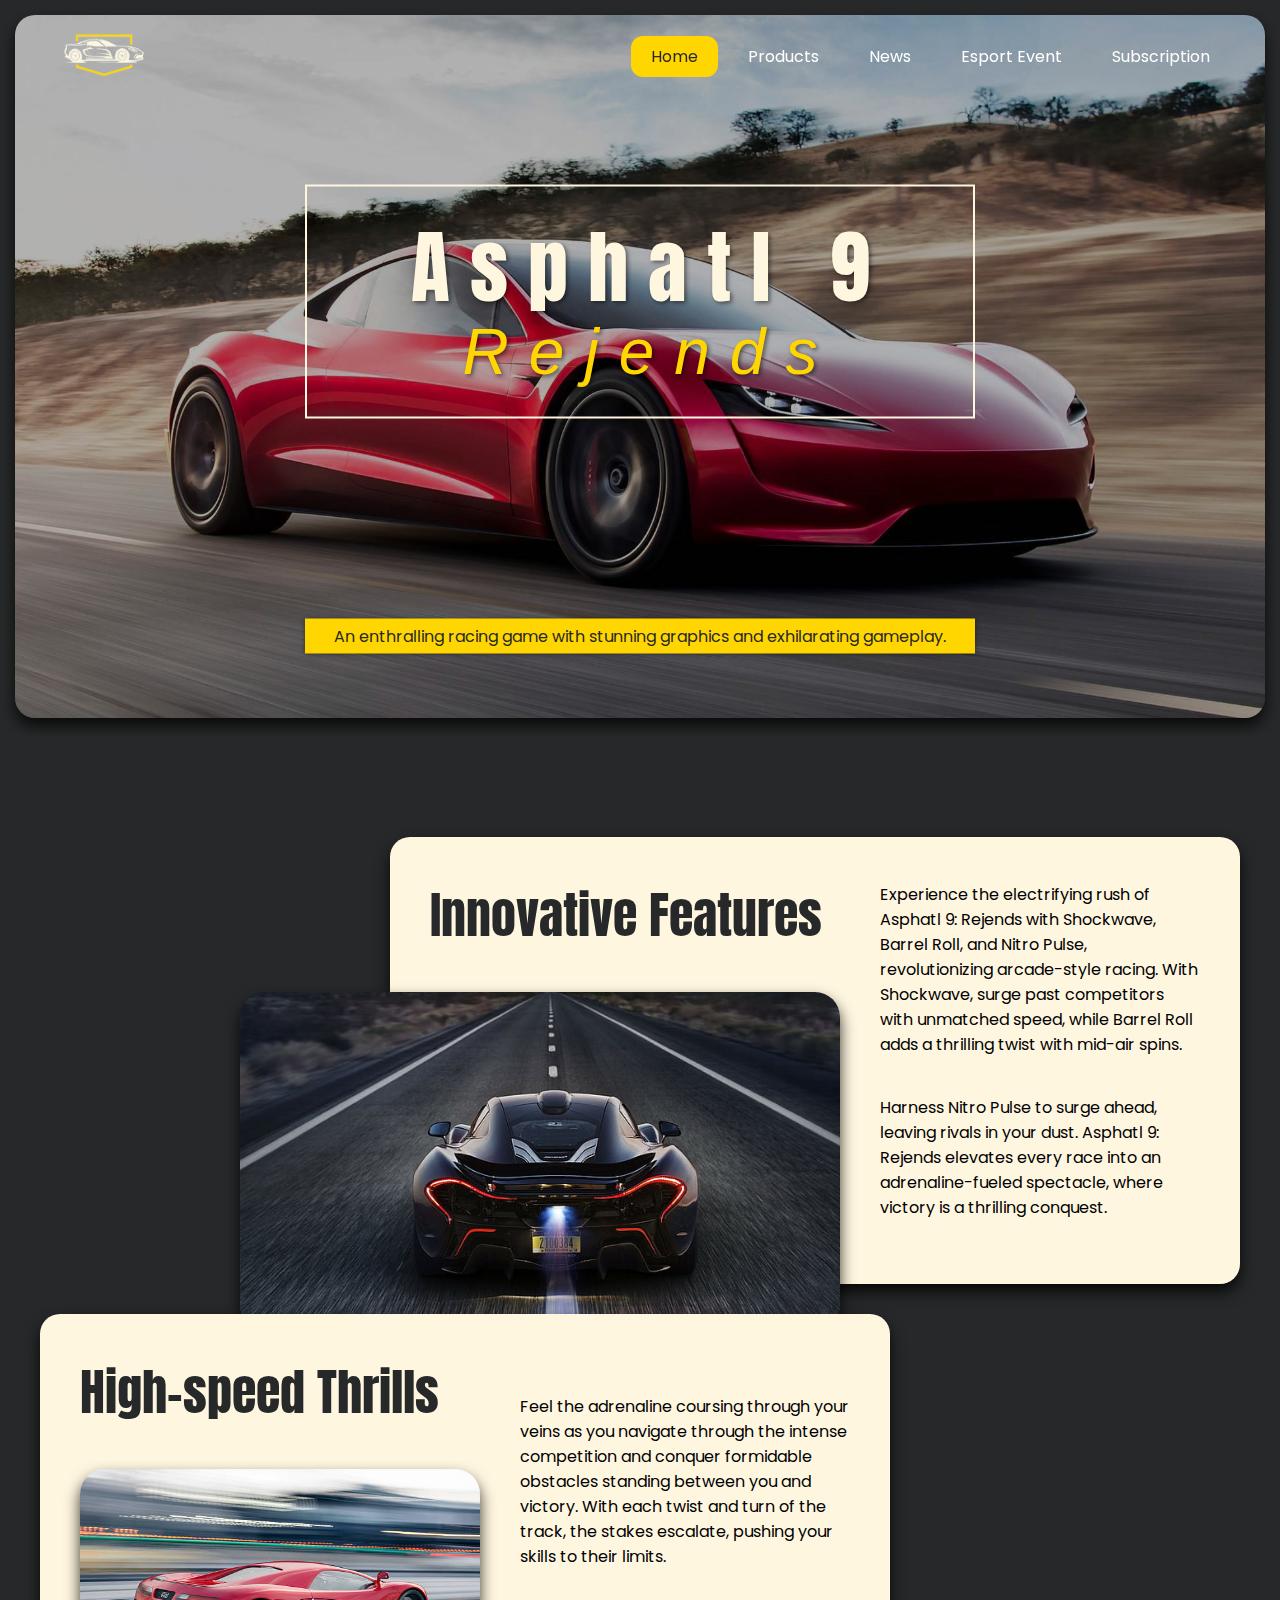
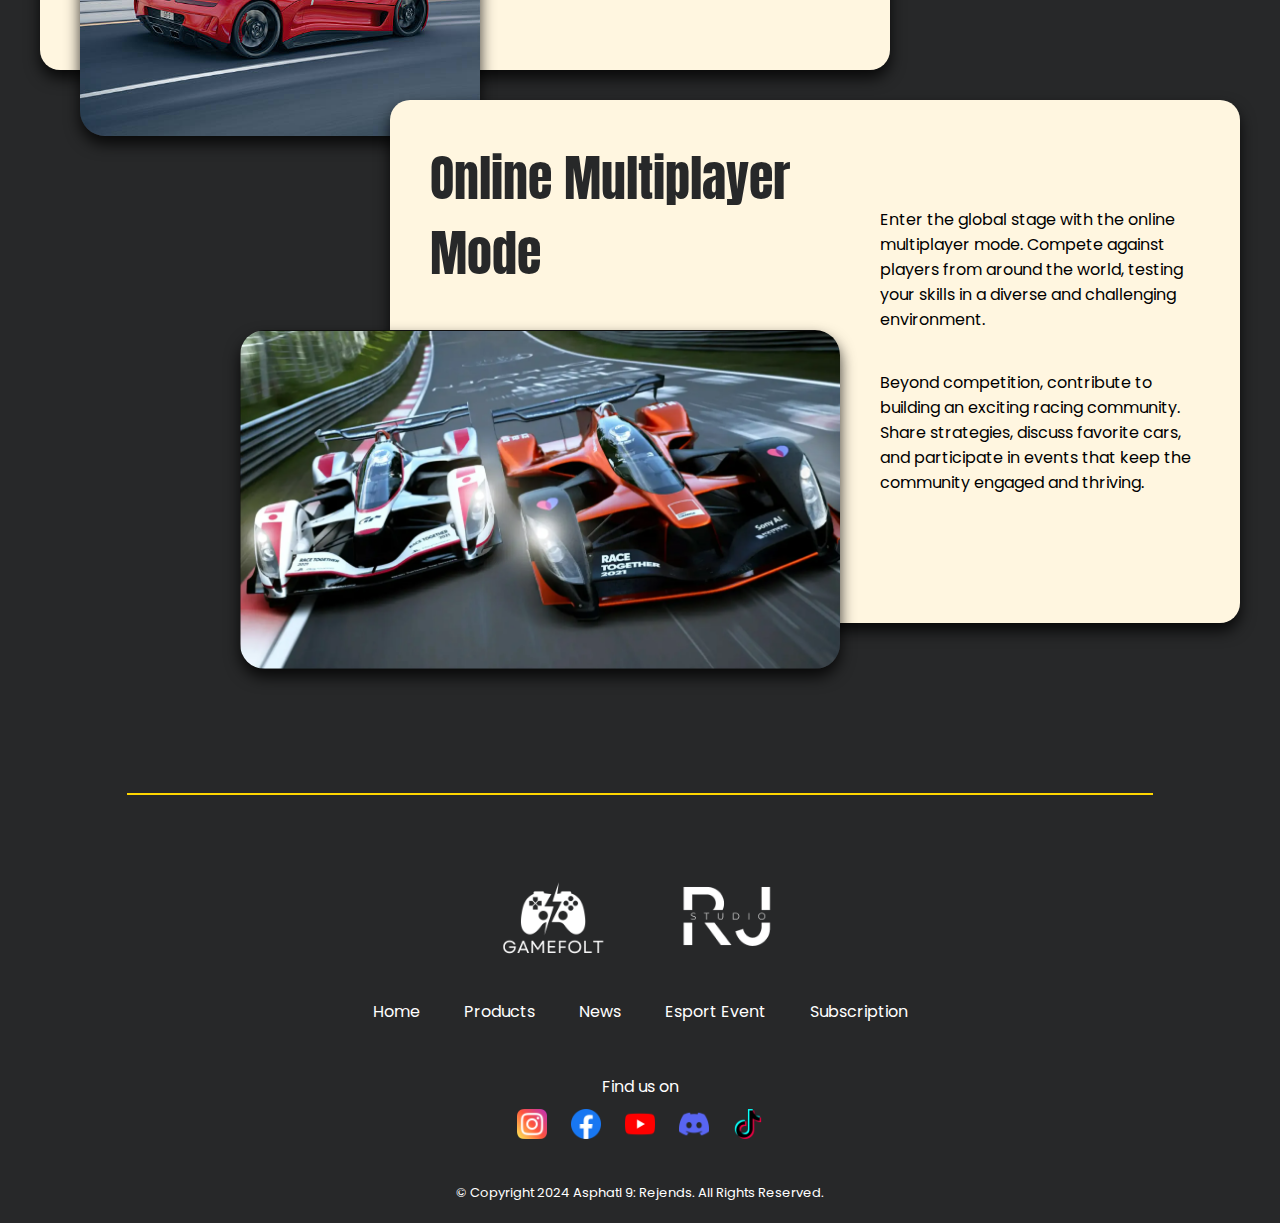
<file: index.html>
<!DOCTYPE html>
<html lang="en">
<head>
    <meta charset="UTF-8">
    <meta name="viewport" content="width=device-width, initial-scale=1.0">
    <title>Asphatl 9: Rejends</title>
    <link rel="stylesheet" href="../CSS/style.css">
    <link rel="icon" href="../assets/logo.png">
</head>
<body>
    <div class="navbar" id="navbar">
        <div class="logo">
            <img src="../assets/logo.png" alt="logo">
        </div>

        <img class="side-nav" src="../assets/navigation-bar.png" alt="" onclick="openNav()">

        <div class="links" id="links">
            <a href="javascript:void(0)" class="closebtn" onclick="closeNav()">&times;</a>
            <a href="../HTML/home.html" class="active link link-1">home</a>
            <a href="../HTML/products.html" class="link">products</a>
            <a href="../HTML/news.html" class="link">news</a>
            <a href="../HTML/esportevent.html" class="link">esport event</a>
            <a href="../HTML/subscription.html" class="link">subscription</a>
        </div>
    </div>

    <div class="content">
        <div class="header">
            <div class="image-container">
                <img src="../assets/header.jpg" alt="header image">
                <div class="overlay">
                    <div class="title">
                        <p class="title-1">Asphatl 9</p>
                        <p class="title-2">Rejends</p>
                    </div>
                    <p class="tagline">An enthralling racing game with stunning graphics and exhilarating gameplay.</p>
                </div>
            </div>
        </div>
        
        <div class="overview" id="limit">
            <div class="overview-card right-side">
                <div class="left">
                    <p class="overview-title">Innovative Features</p>
                    <img src="../assets/Overview/overview-1.jpg" class="overview-image-right" alt="">
                </div>
                <div class="right">
                    <p class="overview-description">Experience the electrifying rush of Asphatl 9: Rejends with Shockwave, Barrel Roll, and Nitro Pulse, revolutionizing arcade-style racing. With Shockwave, surge past competitors with unmatched speed, while Barrel Roll adds a thrilling twist with mid-air spins.</p>
                    <br>
                    <p class="overview-description">Harness Nitro Pulse to surge ahead, leaving rivals in your dust. Asphatl 9: Rejends elevates every race into an adrenaline-fueled spectacle, where victory is a thrilling conquest.</p>
                </div>
            </div>
            <div class="overview-card left-side">
                <div class="left">
                    <p class="overview-title">High-speed Thrills</p>
                    <img src="../assets/Overview/overview-2.jpg" class="overview-image-left" alt="">
                </div>
                <div class="right">
                    <p class="overview-description">Feel the adrenaline coursing through your veins as you navigate through the intense competition and conquer formidable obstacles standing between you and victory. With each twist and turn of the track, the stakes escalate, pushing your skills to their limits.</p>
                </div>
            </div>
            <div class="overview-card right-side">
                <div class="left">
                    <p class="overview-title">Online Multiplayer Mode</p>
                    <img src="../assets/Overview/overview-3.png" class="overview-image-right" alt="">
                </div>
                <div class="right">
                    <p class="overview-description">Enter the global stage with the online multiplayer mode. Compete against players from around the world, testing your skills in a diverse and challenging environment.</p>
                    <br>
                    <p class="overview-description">Beyond competition, contribute to building an exciting racing community. Share strategies, discuss favorite cars, and participate in events that keep the community engaged and thriving.</p>
                </div>
            </div>
        </div>
    </div>
    
    <div class="footer">
        <hr>
        <div class="developer">
            <img src="../assets/Developers/gamefolt.png" alt="">
            <img src="../assets/Developers/rjstudio.png" alt="">
        </div>
        <div class="footer-links">
            <a href="../HTML/home.html">Home</a>
            <a href="../HTML/products.html">Products</a>
            <a href="../HTML/news.html">News</a>
            <a href="../HTML/esportevent.html">Esport Event</a>
            <a href="../HTML/subscription.html">Subscription</a>
        </div>
        <p class="social-media-title">Find us on</p>
        <div class="social-media">
            <a target="_blank" href="https://www.instagram.com/asphatl9rejends/"><img src="../assets/Social Media/instagram.png" alt=""></a>
            <a target="_blank" href="https://www.facebook.com/asphatl9rejends/"><img src="../assets/Social Media/facebook.png" alt=""></a>
            <a target="_blank" href="https://www.youtube.com/asphatl9rejends/"><img src="../assets/Social Media/youtube.png" alt=""></a>
            <a target="_blank" href="https://www.discord.com/asphatl9rejends/"><img src="../assets/Social Media/discord.png" alt=""></a>
            <a target="_blank" href="https://www.tiktok.com/asphatl9rejends/"><img src="../assets/Social Media/tik-tok.png" alt=""></a>
        </div>
        <p class="copyright">© Copyright 2024 Asphatl 9: Rejends. All Rights Reserved.</p>
    </div>
</body>
<script src="../JS/main.js"></script>
</html>
</file>
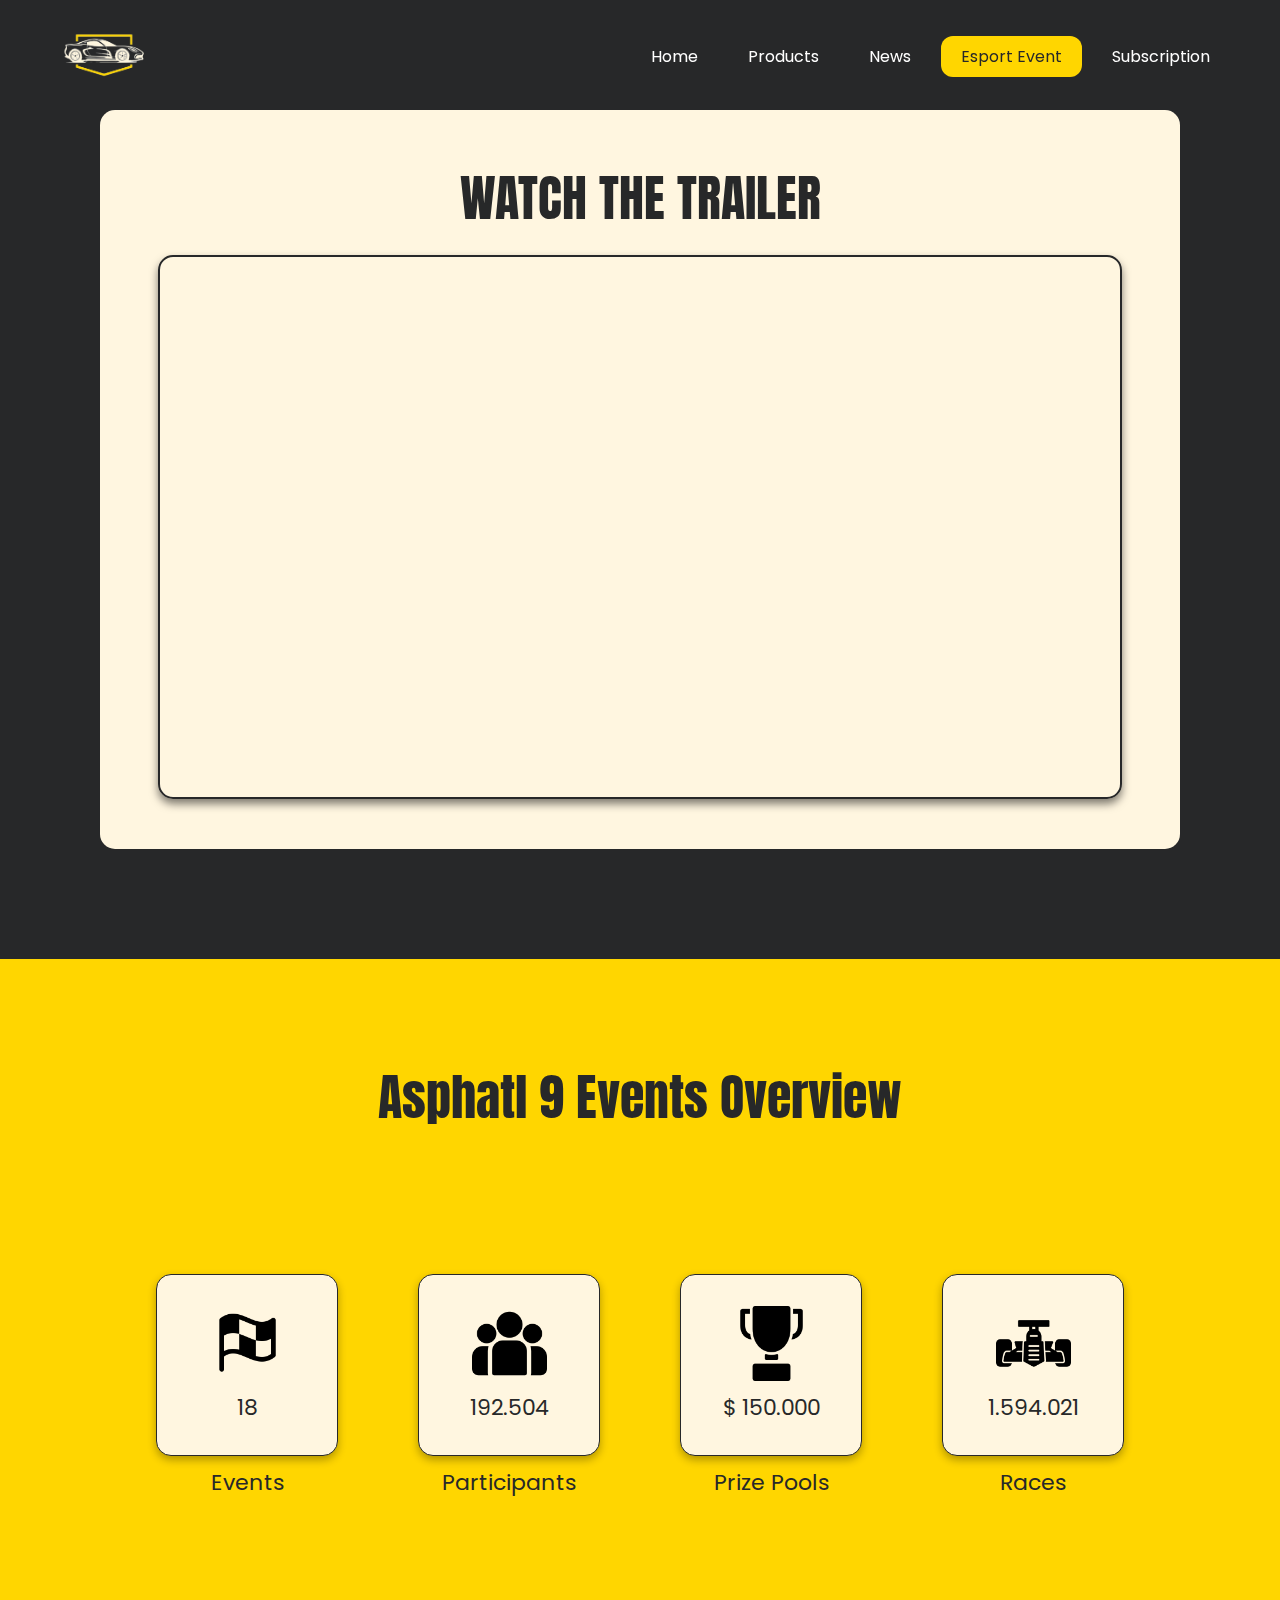
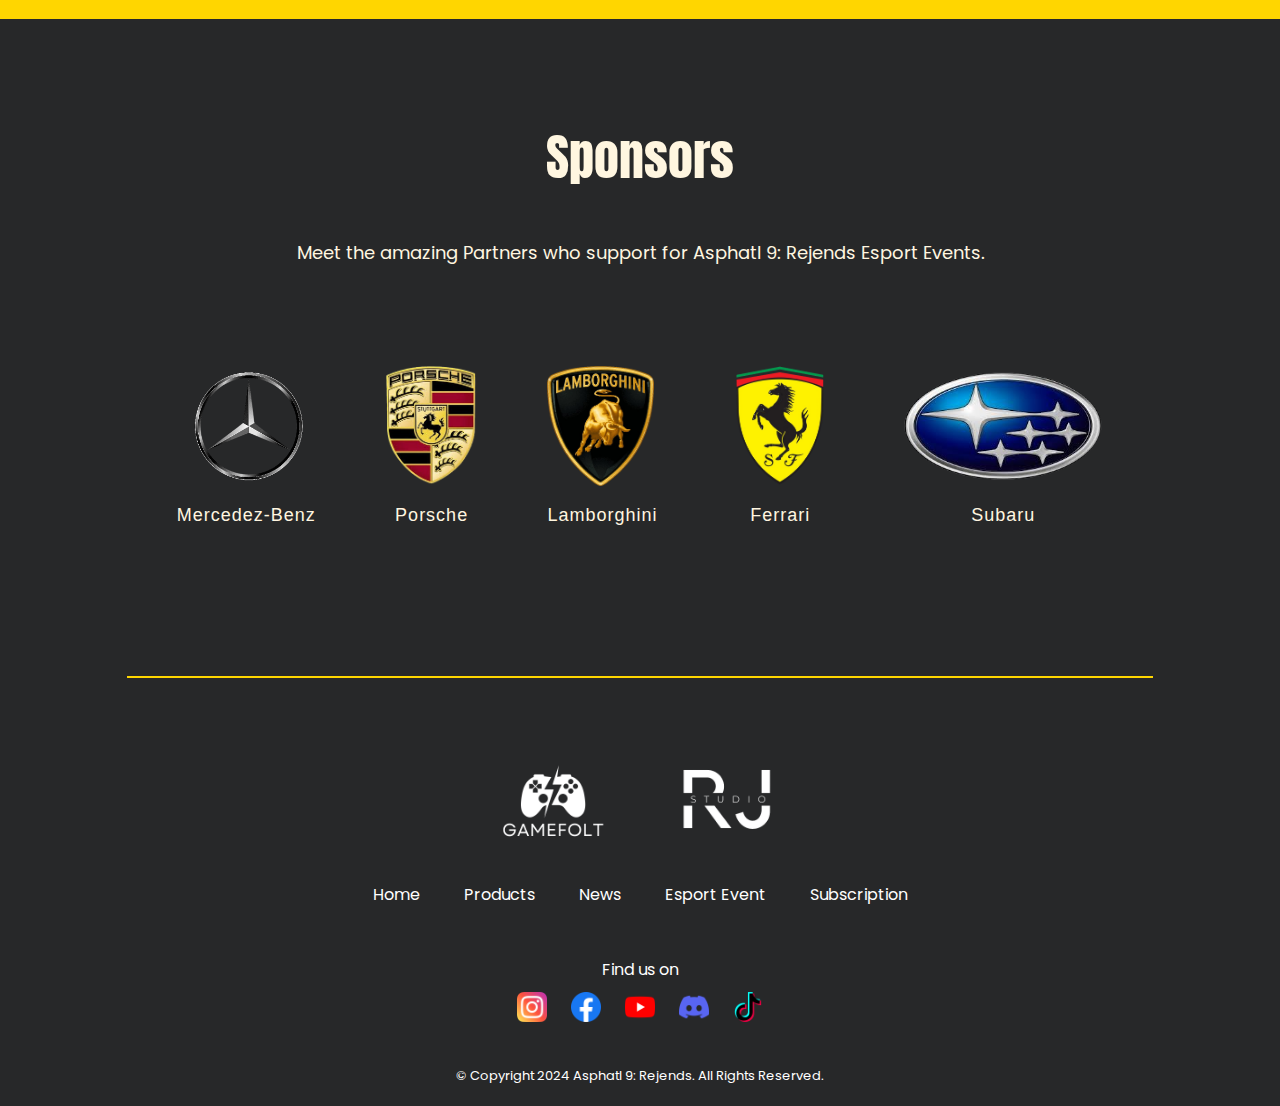
<file: HTML/esportevent.html>
<!DOCTYPE html>
<html lang="en">
<head>
    <meta charset="UTF-8">
    <meta name="viewport" content="width=device-width, initial-scale=1.0">
    <title>Asphatl 9: Rejends</title>
    <link rel="stylesheet" href="../CSS/style.css">
    <link rel="icon" href="../assets/logo.png">
</head>
<body>
    <div class="navbar" id="navbar">
        <div class="logo">
            <img src="../assets/logo.png" alt="logo">
        </div>

        <img class="side-nav" src="../assets/navigation-bar.png" alt="" onclick="openNav()" width="100">

        <div class="links" id="links">
            <a href="javascript:void(0)" class="closebtn" onclick="closeNav()">&times;</a>
            <a href="../HTML/home.html" class="link link-1">home</a>
            <a href="../HTML/products.html" class="link">products</a>
            <a href="../HTML/news.html" class="link">news</a>
            <a href="../HTML/esportevent.html" class="active link">esport event</a>
            <a href="../HTML/subscription.html" class="link">subscription</a>
        </div>
    </div>

    <div class="esport-event-content" id="limit">
        <div class="partition"></div>
        <div class="trailer-section">
            <p>WATCH THE TRAILER</p>
            <iframe width="960" height="540" src="https://asphalt9.assets.gameloft.com/assets/banner_gen_l_4a1bdc57e3.mp4" frameborder="0" allow="accelerometer; autoplay; clipboard-write; encrypted-media; gyroscope; picture-in-picture; web-share" referrerpolicy="strict-origin-when-cross-origin" allowfullscreen></iframe>
        </div>
        <div class="partition"></div>
        <div class="event">
            <p class="event-title">Asphatl 9 Events Overview</p>
            <div class="event-informations">
                <div class="info-card">
                    <div class="info-box">
                        <img src="../assets/Event/flag.png" alt="" class="info-logo">
                        <p class="info-description">18</p>
                    </div>
                    <p class="info-title">Events</p>
                </div>
                <div class="info-card">
                    <div class="info-box">
                        <img src="../assets/Event/group.png" alt="" class="info-logo">
                        <p class="info-description">192.504</p>
                    </div>
                    <p class="info-title">Participants</p>
                </div>
                <div class="info-card">
                    <div class="info-box">
                        <img src="../assets/Event/trophy.png" alt="" class="info-logo">
                        <p class="info-description">$ 150.000</p>
                    </div>
                    <p class="info-title">Prize Pools</p>
                </div>
                <div class="info-card">
                    <div class="info-box">
                        <img src="../assets/Event/race.png" alt="" class="info-logo">
                        <p class="info-description">1.594.021</p>
                    </div>
                    <p class="info-title">Races</p>
                </div>
            </div>
        </div>
        <div class="sponsor-section">
            <p class="sponsor-title">Sponsors</p>
            <p class="sponsor-desc">Meet the amazing Partners who support for Asphatl 9: Rejends Esport Events.</p>
            <div class="sponsor-container">
                <div class="sponsor-wrapper">
                    <img src="../assets/Sponsor/mercedes-benz.png" alt="">
                    <p>Mercedez-Benz</p>
                </div>
                <div class="sponsor-wrapper">
                    <img src="../assets/Sponsor/porsche.png" alt="">
                    <p>Porsche</p>
                </div>
                <div class="sponsor-wrapper">
                    <img src="../assets/Sponsor/lamborghini.png" alt="">
                    <p>Lamborghini</p>
                </div>
                <div class="sponsor-wrapper">
                    <img src="../assets/Sponsor/ferarri.png" alt="">
                    <p>Ferrari</p>
                </div>
                <div class="sponsor-wrapper">
                    <img src="../assets/Sponsor/subaru.png" alt="">
                    <p>Subaru</p>
                </div>
            </div>
        </div>
    </div>
    
    <div class="footer">
        <hr>
        <div class="developer">
            <img src="../assets/Developers/gamefolt.png" alt="">
            <img src="../assets/Developers/rjstudio.png" alt="">
        </div>
        <div class="footer-links">
            <a href="../HTML/home.html">Home</a>
            <a href="../HTML/products.html">Products</a>
            <a href="../HTML/news.html">News</a>
            <a href="../HTML/esportevent.html">Esport Event</a>
            <a href="../HTML/subscription.html">Subscription</a>
        </div>
        <p class="social-media-title">Find us on</p>
        <div class="social-media">
            <a target="_blank" href="https://www.instagram.com/asphatl9rejends/"><img src="../assets/Social Media/instagram.png" alt=""></a>
            <a target="_blank" href="https://www.facebook.com/asphatl9rejends/" href=""><img src="../assets/Social Media/facebook.png" alt=""></a>
            <a target="_blank" href="https://www.youtube.com/asphatl9rejends/" href=""><img src="../assets/Social Media/youtube.png" alt=""></a>
            <a target="_blank" href="https://www.discord.com/asphatl9rejends/" href=""><img src="../assets/Social Media/discord.png" alt=""></a>
            <a target="_blank" href="https://www.tiktok.com/asphatl9rejends/" href=""><img src="../assets/Social Media/tik-tok.png" alt=""></a>
        </div>
        <p class="copyright">© Copyright 2024 Asphatl 9: Rejends. All Rights Reserved.</p>
    </div>
</body>
<script src="../JS/main.js"></script>
</html>
</file>
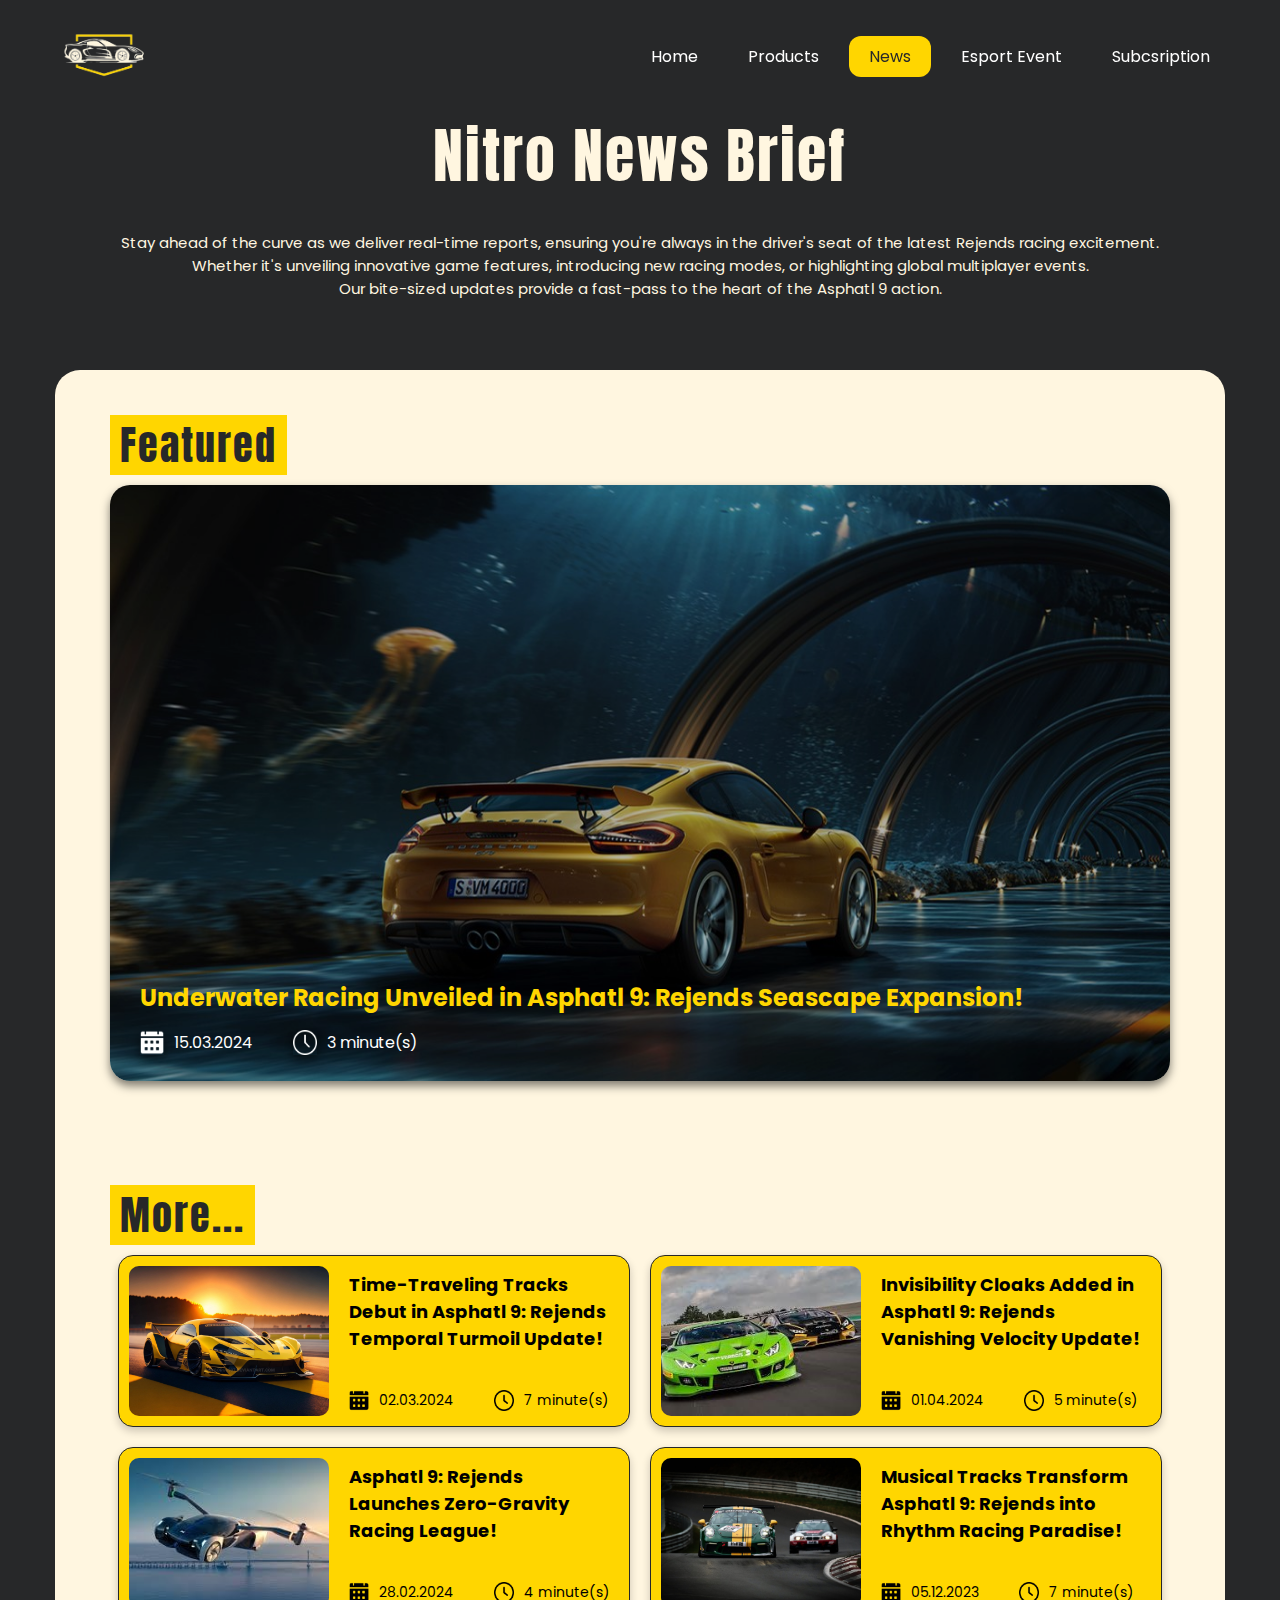
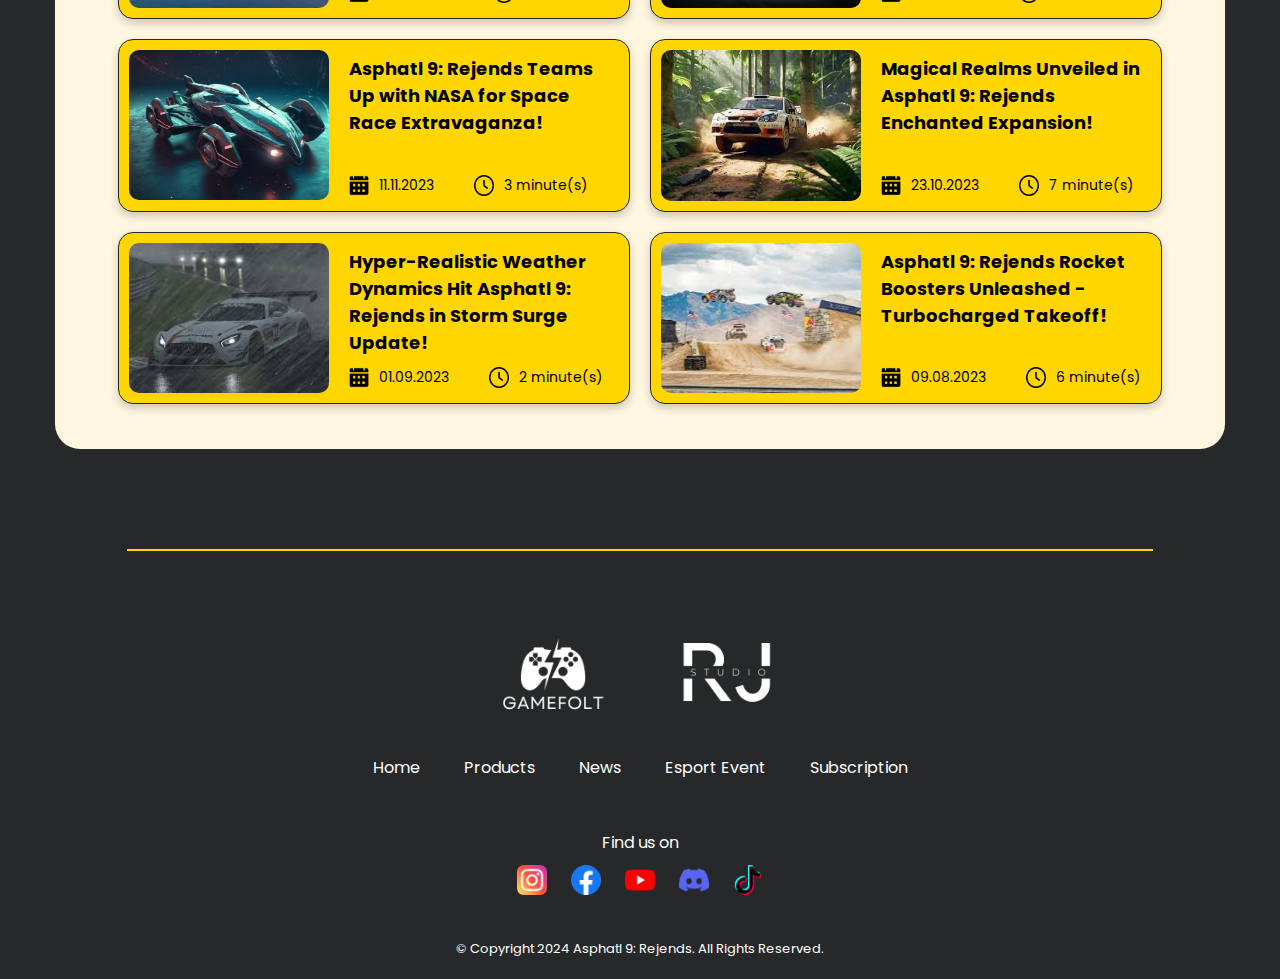
<file: HTML/news.html>
<!DOCTYPE html>
<html lang="en">
<head>
    <meta charset="UTF-8">
    <meta name="viewport" content="width=device-width, initial-scale=1.0">
    <title>Asphatl 9: Rejends</title>
    <link rel="stylesheet" href="../CSS/style.css">
    <link rel="icon" href="../assets/logo.png">
</head>
<body>
    <div class="navbar" id="navbar">
        <div class="logo">
            <img src="../assets/logo.png" alt="logo">
        </div>

        <img class="side-nav" src="../assets/navigation-bar.png" alt="" onclick="openNav()" width="100">

        <div class="links" id="links">
            <a href="javascript:void(0)" class="closebtn" onclick="closeNav()">&times;</a>
            <a href="../HTML/home.html" class="link link-1">home</a>
            <a href="../HTML/products.html" class="link">products</a>
            <a href="../HTML/news.html" class="active link">news</a>
            <a href="../HTML/esportevent.html" class="link">esport event</a>
            <a href="../HTML/subscription.html" class="link">subcsription</a>
        </div>
    </div>

    <div class="news-content" id="limit">
        <div class="partition"></div>
        <p class="main-title">Nitro News Brief</p>
        <p class="main-description">Stay ahead of the curve as we deliver real-time reports, ensuring you're always in the driver's seat of the latest Rejends racing excitement. <br>Whether it's unveiling innovative game features, introducing new racing modes, or highlighting global multiplayer events.<br>Our bite-sized updates provide a fast-pass to the heart of the Asphatl 9 action.</p>
        
        <div class="main-news">
            <p class="featured-main-title">Featured</p>
            <div class="featured-news">
                <img src="../assets/News/news-1.jpg" alt="">
                <div class="featured-news-overlay">
                    <p class="featured-news-title">Underwater Racing Unveiled in Asphatl 9: Rejends Seascape Expansion!</p>
                    <div class="featured-news-info">
                        <img src="../assets/News/Info/calendar.png" alt="calendar">
                        <p>15.03.2024</p>
                        <img src="../assets/News/Info/clock.png" class="clock" alt="">
                        <p>3 minute(s)</p>
                    </div>
                </div>
            </div>
            
            <p class="more-main-title">More...</p>
            <div class="more-news">
                <div class="news-card">
                    <div class="news-card-left">
                        <img src="../assets/News/news-2.jpg" alt="">
                    </div>
                    <div class="news-card-right">
                        <p class="news-card-title">Time-Traveling Tracks Debut in Asphatl 9: Rejends Temporal Turmoil Update!</p>
                        <div class="news-card-info">
                            <img src="../assets/News/Info/calendar_2.png" alt="calendar">
                            <p>02.03.2024</p>
                            <img src="../assets/News/Info/clock_2.png" class="clock" alt="">
                            <p>7 minute(s)</p>
                        </div>
                    </div>
                </div>

                <div class="news-card">
                    <div class="news-card-left">
                        <img src="../assets/News/news-3.jpg" alt="">
                    </div>
                    <div class="news-card-right">
                        <p class="news-card-title">Invisibility Cloaks Added in Asphatl 9: Rejends Vanishing Velocity Update!</p>
                        <div class="news-card-info">
                            <img src="../assets/News/Info/calendar_2.png" alt="calendar">
                            <p>01.04.2024</p>
                            <img src="../assets/News/Info/clock_2.png" class="clock" alt="">
                            <p>5 minute(s)</p>
                        </div>
                    </div>
                </div>

                <div class="news-card">
                    <div class="news-card-left">
                        <img src="../assets/News/news-4.jpg" alt="">
                    </div>
                    <div class="news-card-right">
                        <p class="news-card-title">Asphatl 9: Rejends Launches Zero-Gravity Racing League!</p>
                        <div class="news-card-info">
                            <img src="../assets/News/Info/calendar_2.png" alt="calendar">
                            <p>28.02.2024</p>
                            <img src="../assets/News/Info/clock_2.png" class="clock" alt="">
                            <p>4 minute(s)</p>
                        </div>
                    </div>
                </div>

                <div class="news-card">
                    <div class="news-card-left">
                        <img src="../assets/News/news-5.jpg" alt="">
                    </div>
                    <div class="news-card-right">
                        <p class="news-card-title">Musical Tracks Transform Asphatl 9: Rejends into Rhythm Racing Paradise!</p>
                        <div class="news-card-info">
                            <img src="../assets/News/Info/calendar_2.png" alt="calendar">
                            <p>05.12.2023</p>
                            <img src="../assets/News/Info/clock_2.png" class="clock" alt="">
                            <p>7 minute(s)</p>
                        </div>
                    </div>
                </div>

                <div class="news-card">
                    <div class="news-card-left">
                        <img src="../assets/News/news-6.jpg" alt="">
                    </div>
                    <div class="news-card-right">
                        <p class="news-card-title">Asphatl 9: Rejends Teams Up with NASA for Space Race Extravaganza!</p>
                        <div class="news-card-info">
                            <img src="../assets/News/Info/calendar_2.png" alt="calendar">
                            <p>11.11.2023</p>
                            <img src="../assets/News/Info/clock_2.png" class="clock" alt="">
                            <p>3 minute(s)</p>
                        </div>
                    </div>
                </div>

                <div class="news-card">
                    <div class="news-card-left">
                        <img src="../assets/News/news-7.jpg" alt="">
                    </div>
                    <div class="news-card-right">
                        <p class="news-card-title">Magical Realms Unveiled in Asphatl 9: Rejends Enchanted Expansion!</p>
                        <div class="news-card-info">
                            <img src="../assets/News/Info/calendar_2.png" alt="calendar">
                            <p>23.10.2023</p>
                            <img src="../assets/News/Info/clock_2.png" class="clock" alt="">
                            <p>7 minute(s)</p>
                        </div>
                    </div>
                </div>

                <div class="news-card">
                    <div class="news-card-left">
                        <img src="../assets/News/news-8.jpg" alt="">
                    </div>
                    <div class="news-card-right">
                        <p class="news-card-title">Hyper-Realistic Weather Dynamics Hit Asphatl 9: Rejends in Storm Surge Update!</p>
                        <div class="news-card-info">
                            <img src="../assets/News/Info/calendar_2.png" alt="calendar">
                            <p>01.09.2023</p>
                            <img src="../assets/News/Info/clock_2.png" class="clock" alt="">
                            <p>2 minute(s)</p>
                        </div>
                    </div>
                </div>

                <div class="news-card">
                    <div class="news-card-left">
                        <img src="../assets/News/news-9.jpg" alt="">
                    </div>
                    <div class="news-card-right">
                        <p class="news-card-title">Asphatl 9: Rejends Rocket Boosters Unleashed - Turbocharged Takeoff!</p>
                        <div class="news-card-info">
                            <img src="../assets/News/Info/calendar_2.png" alt="calendar">
                            <p>09.08.2023</p>
                            <img src="../assets/News/Info/clock_2.png" class="clock" alt="">
                            <p>6 minute(s)</p>
                        </div>
                    </div>
                </div>
            </div>
        </div>
    </div>
    
    <div class="footer">
        <hr>
        <div class="developer">
            <img src="../assets/Developers/gamefolt.png" alt="">
            <img src="../assets/Developers/rjstudio.png" alt="">
        </div>
        <div class="footer-links">
            <a href="../HTML/home.html">Home</a>
            <a href="../HTML/products.html">Products</a>
            <a href="../HTML/news.html">News</a>
            <a href="../HTML/esportevent.html">Esport Event</a>
            <a href="../HTML/subscription.html">Subscription</a>
        </div>
        <p class="social-media-title">Find us on</p>
        <div class="social-media">
            <a target="_blank" href="https://www.instagram.com/asphatl9rejends/"><img src="../assets/Social Media/instagram.png" alt=""></a>
            <a target="_blank" href="https://www.facebook.com/asphatl9rejends/" href=""><img src="../assets/Social Media/facebook.png" alt=""></a>
            <a target="_blank" href="https://www.youtube.com/asphatl9rejends/" href=""><img src="../assets/Social Media/youtube.png" alt=""></a>
            <a target="_blank" href="https://www.discord.com/asphatl9rejends/" href=""><img src="../assets/Social Media/discord.png" alt=""></a>
            <a target="_blank" href="https://www.tiktok.com/asphatl9rejends/" href=""><img src="../assets/Social Media/tik-tok.png" alt=""></a>
        </div>
        <p class="copyright">© Copyright 2024 Asphatl 9: Rejends. All Rights Reserved.</p>
    </div>
</body>
<script src="../JS/main.js"></script>
</html>
</file>
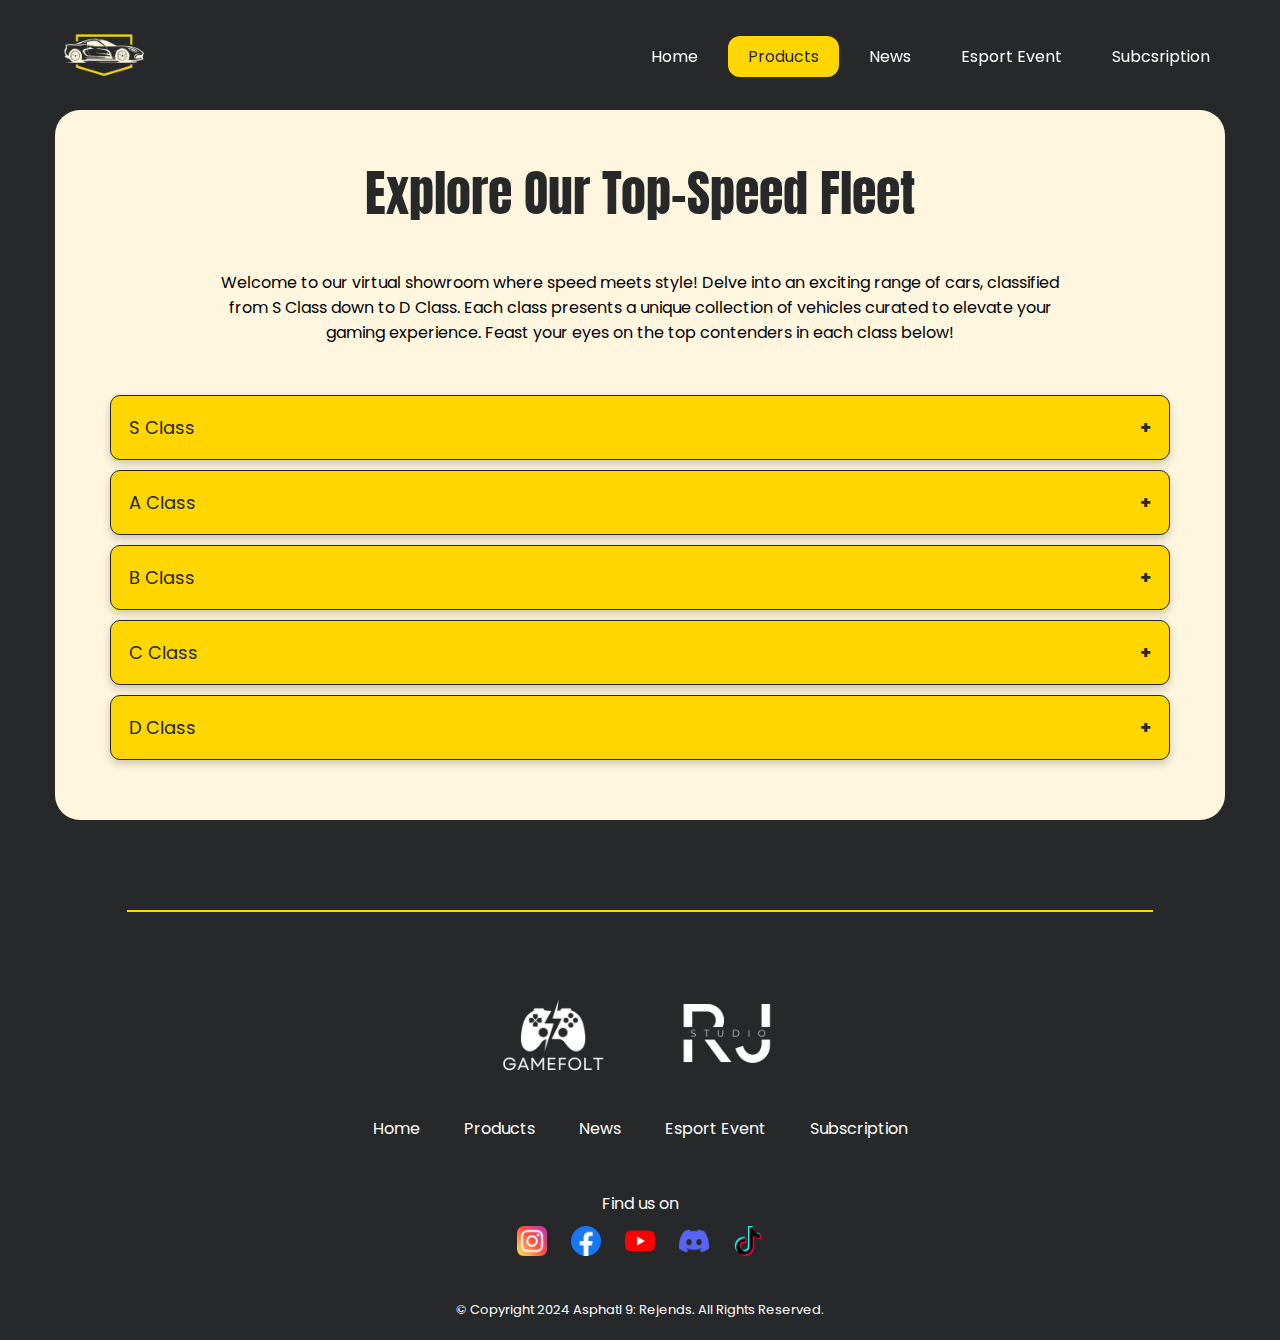
<file: HTML/products.html>
<!DOCTYPE html>
<html lang="en">
<head>
    <meta charset="UTF-8">
    <meta name="viewport" content="width=device-width, initial-scale=1.0">
    <title>Asphatl 9: Rejends</title>
    <link rel="stylesheet" href="../CSS/style.css">
    <link rel="icon" href="../assets/logo.png">
</head>
<body>
    <div class="navbar" id="navbar">
        <div class="logo">
            <img src="../assets/logo.png" alt="logo">
        </div>

        <img class="side-nav" src="../assets/navigation-bar.png" alt="" onclick="openNav()" width="100">

        <div class="links" id="links">
            <a href="javascript:void(0)" class="closebtn" onclick="closeNav()">&times;</a>
            <a href="../HTML/home.html" class="link link-1">home</a>
            <a href="../HTML/products.html" class="link active">products</a>
            <a href="../HTML/news.html" class="link">news</a>
            <a href="../HTML/esportevent.html" class="link">esport event</a>
            <a href="../HTML/subscription.html" class="link">subcsription</a>
        </div>
    </div>

    <div class="products-content" id="limit">
        <div class="partition"></div>
        <div class="main-products">
            <p class="products-title">Explore Our Top-Speed Fleet</p>
            <p class="products-description">Welcome to our virtual showroom where speed meets style! Delve into an exciting range of cars, classified from S Class down to D Class. Each class presents a unique collection of vehicles curated to elevate your gaming experience. Feast your eyes on the top contenders in each class below!</p>

            <button class="accordion">S Class</button>
            <div class="panel">
                <!-- <div class="card-gap"></div> -->
                <div class="car-card">
                    <img src="../assets/Cars/S_Class/Bugatti-Centodieci.webp" alt="">
                    <p>Bugatti Centodienci</p>
                </div>
                <div class="car-card">
                    <img src="../assets/Cars/S_Class/Ferrari-SF90-Stradale.webp" alt="">
                    <p>Ferrari SF90 Stradale</p>
                </div>
                <div class="car-card">
                    <img src="../assets/Cars/S_Class/koenigsegg-jesko.webp" alt="">
                    <p>Koenigsegg Jesko</p>
                </div>
                <div class="car-card">
                    <img src="../assets/Cars/S_Class/Lamborghini-Sian-FKP-37.webp" alt="">
                    <p>Lamborghini Sian FKP 37</p>
                </div>
                <!-- <div class="card-gap"></div> -->
            </div>
            <div class="gap"></div>
            <button class="accordion">A Class</button>
            <div class="panel">
                <div class="car-card">
                    <img src="../assets/Cars/A_Class/Asphalt-9-Peugeot-9x8-1.webp" alt="">
                    <p>Peugeot 9×8</p>
                </div>
                <div class="car-card">
                    <img src="../assets/Cars/A_Class/Aston-Martin-Valhalla-Concept-Car.webp" alt="">
                    <p>Aston Martin Valhalla</p>
                </div>
                <div class="car-card">
                    <img src="../assets/Cars/A_Class/Ferrari-LaFerrari-Aperta.webp" alt="">
                    <p>Ferrari LaFerrari Aperta</p>
                </div>
                <div class="car-card">
                    <img src="../assets/Cars/A_Class/Porsche-911-GT2-RS-Clubsport.webp" alt="">
                    <p>Porsche 911 GT2 RS</p>
                </div>
            </div>
            <div class="gap"></div>
            <button class="accordion">B Class</button>
            <div class="panel">
                <div class="car-card">
                    <img src="../assets/Cars/B_Class/Apex-AP-0.webp" alt="">
                    <p>Apex AP-0</p>
                </div>
                <div class="car-card">
                    <img src="../assets/Cars/B_Class/Cadillac-Cien-Concept.webp" alt="">
                    <p>Cadillac Cien Concept</p>
                </div>
                <div class="car-card">
                    <img src="../assets/Cars/B_Class/Ferrari-488-GTB.webp" alt="">
                    <p>Ferrari 488 GTB</p>
                </div>
                <div class="car-card">
                    <img src="../assets/Cars/B_Class/Ford-GT-MK-II.webp" alt="">
                    <p>Ford GT MK II</p>
                </div>
            </div>
            <div class="gap"></div>
            <button class="accordion">C Class</button>
            <div class="panel">
                <div class="car-card">
                    <img src="../assets/Cars/C_Class/Arrinera-Hussarya-33.webp" alt="">
                    <p>Arrinera Hussarya 33</p>
                </div>
                <div class="car-card">
                    <img src="../assets/Cars/C_Class/Asphalt-9-Mercedes-Benz-AMG-GT-Black-Series.webp" alt="">
                    <p>Mercedes-Benz AMG GT</p>
                </div>
                <div class="car-card">
                    <img src="../assets/Cars/C_Class/Ford-Shelby-GR-1.webp" alt="">
                    <p>Ford Shelby GR-1</p>
                </div>
                <div class="car-card">
                    <img src="../assets/Cars/C_Class/Maserati-Alfieri.webp" alt="">
                    <p>Maserati Alfieri</p>
                </div>
            </div>
            <div class="gap"></div>
            <button class="accordion">D Class</button>
            <div class="panel">
                <div class="car-card">
                    <img src="../assets/Cars/D_Class/BMW-Z4-LCI-E89.webp" alt="">
                    <p>BMW Z4 LCI E89</p>
                </div>
                <div class="car-card">
                    <img src="../assets/Cars/D_Class/Chevrolet-Camaro-LT.webp" alt="">
                    <p>Chevrolet Camaro LT</p>
                </div>
                <div class="car-card">
                    <img src="../assets/Cars/D_Class/Mitsubishi-Lancer-Evolution.webp" alt="">
                    <p>Mitsubishi Lancer Evo</p>
                </div>
                <div class="car-card">
                    <img src="../assets/Cars/D_Class/Nissan-370Z-Nismo.webp" alt="">
                    <p>Nissan 370Z Nismo</p>
                </div>
            </div>
        </div>
    </div>
    
    <div class="footer">
        <hr>
        <div class="developer">
            <img src="../assets/Developers/gamefolt.png" alt="">
            <img src="../assets/Developers/rjstudio.png" alt="">
        </div>
        <div class="footer-links">
            <a href="../HTML/home.html">Home</a>
            <a href="../HTML/products.html">Products</a>
            <a href="../HTML/news.html">News</a>
            <a href="../HTML/esportevent.html">Esport Event</a>
            <a href="../HTML/subscription.html">Subscription</a>
        </div>
        <p class="social-media-title">Find us on</p>
        <div class="social-media">
            <a target="_blank" href="https://www.instagram.com/asphatl9rejends/"><img src="../assets/Social Media/instagram.png" alt=""></a>
            <a target="_blank" href="https://www.facebook.com/asphatl9rejends/"><img src="../assets/Social Media/facebook.png" alt=""></a>
            <a target="_blank" href="https://www.youtube.com/asphatl9rejends/"><img src="../assets/Social Media/youtube.png" alt=""></a>
            <a target="_blank" href="https://www.discord.com/asphatl9rejends/"><img src="../assets/Social Media/discord.png" alt=""></a>
            <a target="_blank" href="https://www.tiktok.com/asphatl9rejends/"><img src="../assets/Social Media/tik-tok.png" alt=""></a>
        </div>
        <p class="copyright">© Copyright 2024 Asphatl 9: Rejends. All Rights Reserved.</p>
    </div>

    <script>
        var acc = document.getElementsByClassName("accordion");
        var i;

        for (i = 0; i < acc.length; i++) {
        acc[i].addEventListener("click", function() {
            this.classList.toggle("is-active");
            var panel = this.nextElementSibling;
            if (panel.style.maxHeight) {
            panel.style.maxHeight = null;
            } else {
            panel.style.maxHeight = panel.scrollHeight + "px";
            } 
        });
        }
    </script>
</body>
<script src="../JS/main.js"></script>
</html>
</file>
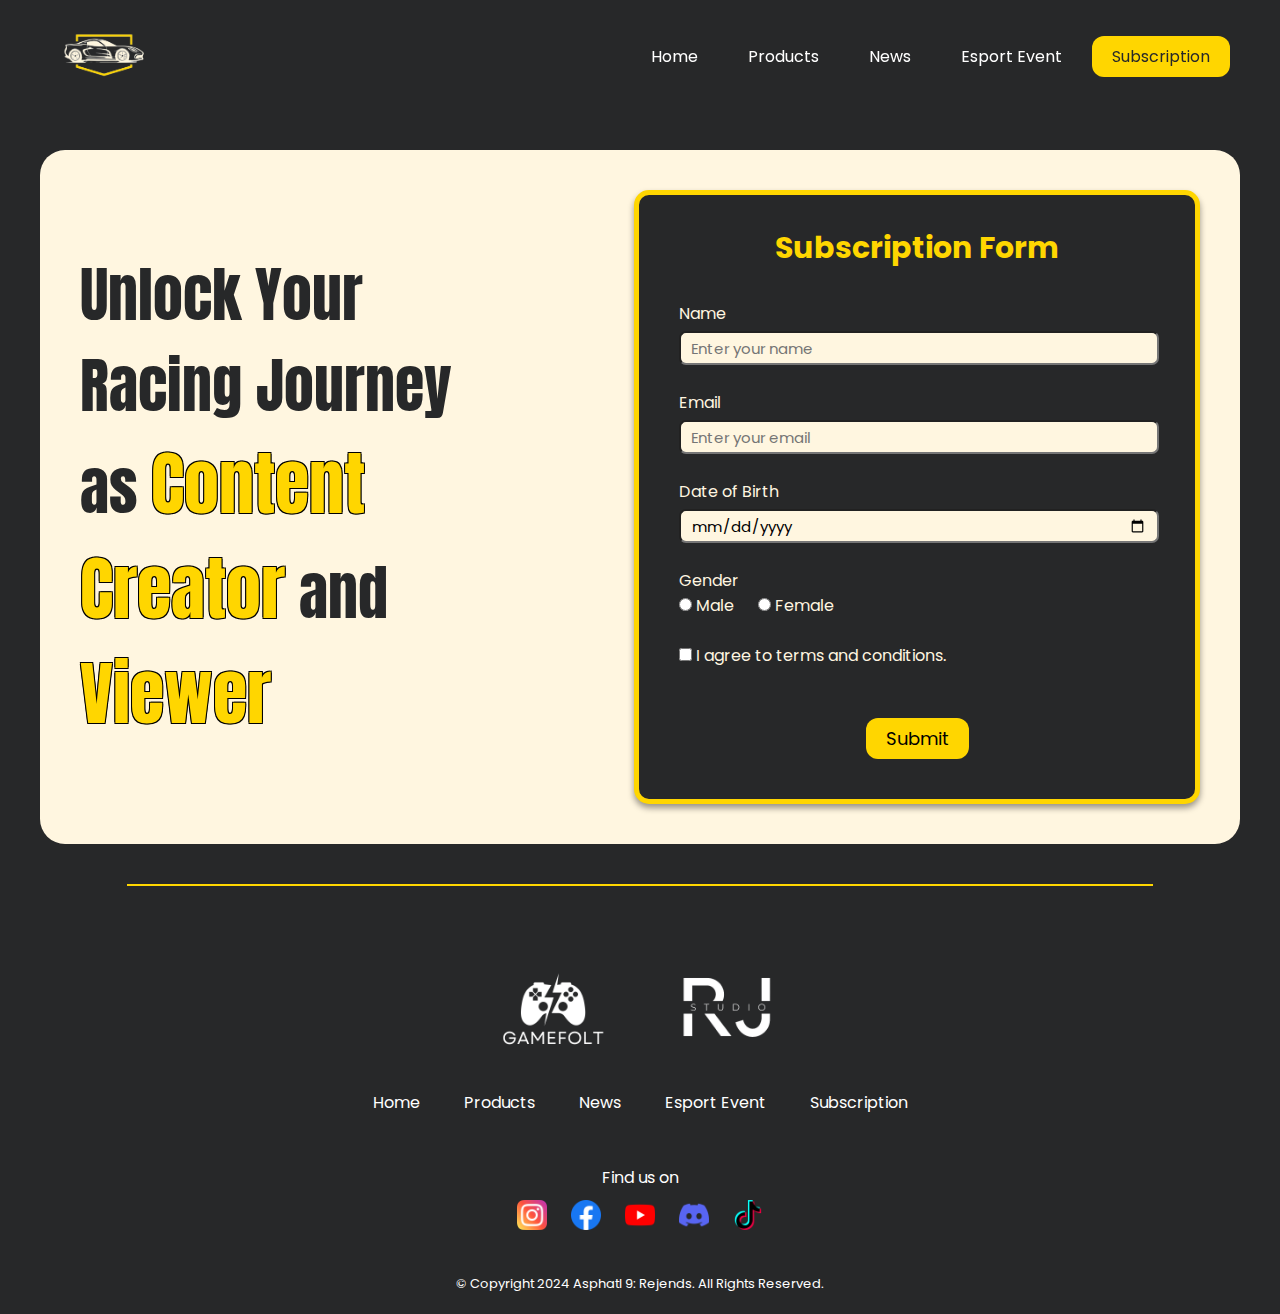
<file: HTML/subscription.html>
<!DOCTYPE html>
<html lang="en">
<head>
    <meta charset="UTF-8">
    <meta name="viewport" content="width=device-width, initial-scale=1.0">
    <title>Asphatl 9: Rejends</title>
    <link rel="stylesheet" href="../CSS/style.css">
    <link rel="icon" href="../assets/logo.png">
</head>
<body>
    <div class="navbar" id="navbar">
        <div class="logo">
            <img src="../assets/logo.png" alt="logo">
        </div>

        <img class="side-nav" src="../assets/navigation-bar.png" alt="" onclick="openNav()" width="100">

        <div class="links" id="links">
            <a href="javascript:void(0)" class="closebtn" onclick="closeNav()">&times;</a>
            <a href="../HTML/home.html" class="link link-1">home</a>
            <a href="../HTML/products.html" class="link">products</a>
            <a href="../HTML/news.html" class="link">news</a>
            <a href="../HTML/esportevent.html" class="link">esport event</a>
            <a href="../HTML/subscription.html" class="active link">subscription</a>
        </div>
    </div>

    <div class="partition"></div>
    <div class="subscription-content" id="limit">
        <div class="subscription-title-container">
            <p>Unlock Your Racing Journey as <span>Content Creator</span> and <span>Viewer</span></p>
        </div>
        <div class="subscription-form-container">
            <p class="subscription-form-title">Subscription Form</p>
            <form id="subscription-form" action="">
                <div class="form-group">
                    <label for="name">Name</label>
                    <br>
                    <input type="text" id="name" name="name" placeholder="Enter your name">
                    <br>
                    <span class="error" id="name-error"></span>
                </div>
                <div class="form-group">
                    <label for="email">Email</label>
                    <br>
                    <input type="text" id="email" name="email" placeholder="Enter your email">
                    <br>
                    <span class="error" id="email-error"></span>
                </div>
                <div class="form-group">
                    <label for="dob">Date of Birth</label>
                    <br>
                    <input type="date" id="dob" name="dob">
                    <br>
                    <span class="error" id="dob-error"></span>
                </div>
                <div class="form-group">
                    <label>Gender</label><br>
                    <input type="radio" id="male" name="gender" value="male">
                    <label for="male" class="gender male">Male</label>
                    <input type="radio" id="female" name="gender" value="female">
                    <label for="female" class="gender">Female</label>
                    <br>
                    <span class="error" id="gender-error"></span>
                </div>
                <div class="form-group">
                    <input type="checkbox" id="terms" name="terms">
                    <label for="terms" class="terms">I agree to terms and conditions.</label>
                    <br>
                    <span class="error" id="terms-error"></span>
                </div>
                <div class="submit-group">
                    <button type="submit" class="submit">Submit</button>
                </div>
            </form>
        </div>
    </div>

    <div id="submission-popup" class="popup hidden">
        <h2>Subscription Submitted</h2>
        <p>Thank you for your interest! We'll get back to you shortly.</p>
    </div>

    <div class="footer">
        <hr>
        <div class="developer">
            <img src="../assets/Developers/gamefolt.png" alt="">
            <img src="../assets/Developers/rjstudio.png" alt="">
        </div>
        <div class="footer-links">
            <a href="../HTML/home.html">Home</a>
            <a href="../HTML/products.html">Products</a>
            <a href="../HTML/news.html">News</a>
            <a href="../HTML/esportevent.html">Esport Event</a>
            <a href="../HTML/subscription.html">Subscription</a>
        </div>
        <p class="social-media-title">Find us on</p>
        <div class="social-media">
            <a target="_blank" href="https://www.instagram.com/asphatl9rejends/"><img src="../assets/Social Media/instagram.png" alt=""></a>
            <a target="_blank" href="https://www.facebook.com/asphatl9rejends/" href=""><img src="../assets/Social Media/facebook.png" alt=""></a>
            <a target="_blank" href="https://www.youtube.com/asphatl9rejends/" href=""><img src="../assets/Social Media/youtube.png" alt=""></a>
            <a target="_blank" href="https://www.discord.com/asphatl9rejends/" href=""><img src="../assets/Social Media/discord.png" alt=""></a>
            <a target="_blank" href="https://www.tiktok.com/asphatl9rejends/" href=""><img src="../assets/Social Media/tik-tok.png" alt=""></a>
        </div>
        <p class="copyright">© Copyright 2024 Asphatl 9: Rejends. All Rights Reserved.</p>
    </div>
</body>
<script src="../JS/main.js"></script>
</html>
</file>
<file: CSS/style.css>
@import url('https://fonts.googleapis.com/css2?family=Anton&family=Poppins&display=swap');

:root {
    --black: #272829;
    --yellow: #FFD600;
    --cream: #FFF6E0;
    --white: #FFFFFF;
}

::-webkit-scrollbar {
    width: 12px;
}

::-webkit-scrollbar-thumb {
    background-color: var(--yellow);
    border-radius: 5px;
    border: 1px solid black;
}

::-webkit-scrollbar-track {
    background-color: var(--cream);
}

::-webkit-scrollbar-corner {
    background-color: var(--black);
}

* {
    padding: 0;
    margin: 0;
}

body {
    background-color: var(--black);
}

a {
    text-decoration: none;
    color: var(--white);
    background-color: transparent;
}

/*  HOME PAGE */

.navbar {
    display: flex;
    flex-direction: row;
    justify-content: space-between;
    background-color: transparent;
    align-items: center;
    padding-left: 20px;
    padding-right: 10px;
    margin: 25px 0px;
    border-radius: 15px;
    margin-left: 40px;
    font-family: "Poppins", sans-serif;
    font-weight: 400;
    font-style: normal;
    width: calc(100% - 110px);
    position: fixed;
    z-index: 1000;
    transition: background-color 0.3s ease;
}

.navbar.black-bg {
    background-color: var(--black);
    box-shadow: 0px 4px 6px rgba(0, 0, 0, 0.4);
}

.logo img {
    height: 50px;
    margin-top: 5px;
}

.links {
    display: flex;
    flex-direction: row;
    gap: 10px;
}

.link {
    text-transform: capitalize;
    font-size: 16px;
    padding: 8px 20px;
    /* padding-bottom: 9px; */
    border-radius: 12px;
    transition: background-color 0.3s, color 0.3s;
    /* border: 1px solid red; */
}

.link.active, .link:hover {
    background-color: var(--yellow);
    color: var(--black);
}

.side-nav {
    visibility: hidden;
    width: 0;
}

.closebtn {
    visibility: hidden;
    font-size: 0;
}

.content {
    display: flex;
    flex-direction: column;
    align-items: center;
}

.header {
    position: relative;
    height: auto;
    width: 100%;
    border-radius: 20px;
    overflow: hidden;
}

.image-container {
    margin: 15px;
    position: relative;
}

.image-container img {
    width: 100%;
    height: auto;
    border-radius: 20px;
    filter: brightness(0.7);
    /* border: 1px solid red; */
    box-shadow: 0px 8px 15px rgba(0, 0, 0, 0.8);
}

.overlay {
    margin-top: 50px;
    position: absolute;
    top: 50%;
    left: 50%;
    transform: translate(-50%, -50%);
    text-align: center;
    color: white;
    z-index: 2;
}

.title {
    border: 2px solid var(--cream);
    display: flex;
    flex-direction: column;
    align-items: center;
    justify-content: center;
    padding-left: 20px;
    text-shadow: 2px 2px 4px rgba(0, 0, 0, 0.5);
}

.title-1, .title-2 {
    font-size: 4em;
}

.title-1 {
    font-family: "Anton", sans-serif;
    font-weight: 400;
    font-style: normal;
    letter-spacing: 20px;
    color: var(--cream);
    font-size: 80px;
    margin-top: 20px;
    animation: shadow 1.5s ease-in-out infinite alternate;
}

@keyframes shadow {
    0% {
        text-shadow: 2px 2px 4px rgba(0, 0, 0, 0.5);
    }
    50% {
        text-shadow: 5px 5px 8px rgba(0, 0, 0, 0.8); /* Adjust shadow effect */
    }
    100% {
        text-shadow: 2px 2px 4px rgba(0, 0, 0, 0.5);
    }
}

.title-2 {
    font-family:Verdana, Geneva, Tahoma, sans-serif;
    font-style: italic;
    letter-spacing: 20px;
    line-height: 50px;
    color: var(--yellow);
    margin-bottom: 40px;
    text-shadow: #272829;
}

.tagline {
    margin-top: 200px;
    color: var(--black);
    background-color: var(--yellow);
    box-shadow: 0px 0px 5px rgba(0, 0, 0, 0.5);
    padding: 5px 10px;
    width: 650px;
    font-size: 16px;
    font-family: "Poppins", sans-serif;
    font-weight: 400;
    font-style: normal;
}

.overview {
    width: 100%;
    height: auto;
    display: flex;
    flex-direction: column;
    align-items: center;
    gap: 10px;
    margin-top: 100px;
    margin-bottom: 150px;
}

.overview-card {
    background-color: var(--cream);
    display: flex;
    justify-content: space-between;
    flex-direction: row;
    border-radius: 20px;
    width: 850px;
    margin-bottom: 20px;
    box-shadow: 0px 8px 15px rgba(0, 0, 0, 0.8);
}

.right-side {
    align-self: flex-end;
    margin-right: 40px;
}

.right-side img {
    margin-left: -150px;
    margin-bottom: -50px;
    border-radius: 25px;
    box-shadow: 0px 8px 15px rgba(0, 0, 0, 0.8);
}

.left-side {
    align-self: flex-start;
    margin-left: 40px;
}

.left-side img {
    margin-bottom: -70px;
    margin-left: 40px;
    border-radius: 25px;
    box-shadow: 0px 8px 15px rgba(0, 0, 0, 0.8);
}

.right {
    width: 50%;
    padding: 40px;
    display: flex;
    flex-direction: column;
    align-items: center;
    justify-content: center;
}

.overview-image-right {
    width: 600px;
    height: auto;
}

.overview-image-left {
    width: 400px;
    height: auto;
}

.overview-title {
    font-size: 50px;
    padding-left: 40px;
    padding-top: 40px;
    margin-bottom: 40px;
    font-family: "Anton", sans-serif;
    font-weight: 400;
    font-style: normal;
    color: var(--black);
}

.overview-description {
    font-size: 16px;
    margin-bottom: 20px;
    font-family: "Poppins", sans-serif;
    font-weight: 400;
    font-style: normal;
}

.footer {
    width: 100%;
    height: auto;
    display: flex;
    flex-direction: column;
    justify-content: center;
    align-items: center;
    padding-bottom: 20px;
}

hr {
    border: 1.5px solid var(--yellow);
    text-align: center;
    width: 80%;
}

.developer {
    margin-top: 70px;
}

.developer img {
    width: 110px;
    padding: 0px 30px;
}

.copyright {
    color: var(--white);
    font-family: "Poppins", sans-serif;
    font-weight: 400;
    font-style: normal;
    font-size: 13px;
}

.footer-links {
    width: 100%;
    text-align: center;
    font-family: "Poppins", sans-serif;
    font-weight: 400;
    font-style: normal;
    padding-bottom: 20px;
    padding-top: 20px;
}

.footer-links a {
    padding: 0px 20px;
    transition: color 0.3s ease;
    font-size: 16px;
}

.footer-links a:hover {
    color: var(--yellow);
}

.social-media-title {
    padding-top: 30px;
    color: var(--white);
    font-family: "Poppins", sans-serif;
    font-weight: 400;
    font-style: normal;
}

.social-media img {
    width: 30px;
    padding: 10px 10px;
    transition: transform 0.3s ease;
}

.social-media img:hover {
    transform: scale(1.2);
}

.social-media {
    padding-bottom: 30px;
}

/*  PRODUCTS PAGE */

.products-content {
    width: auto;
    height: auto;
}

.main-products {
    background-color: var(--cream);
    padding: 45px 55px;
    margin-left: 55px;
    margin-right: 55px;
    border-radius: 25px;
    width: auto;
    height: auto;
    margin-bottom: 90px;
    padding-bottom: 60px;
    font-family: "Poppins", sans-serif;
    font-weight: 400;
    font-style: normal;
}

.products-title {
    text-align: center;
    font-family: "Anton", sans-serif;
    font-weight: 400;
    font-style: normal;
    font-size: 50px;
    color: var(--black);
    padding-bottom: 20px;
}

.products-description {
    font-size: 16px;
    padding: 20px 100px;
    text-align: center;
    padding-bottom: 50px;
}

.accordion {
    background-color: var(--yellow);
    color: var(--black);
    cursor: pointer;
    padding: 18px;
    width: 100%;
    border: 1.5px solid var(--black);
    text-align: left;
    outline: none;
    font-size: 18px;
    transition: all 0.4s ease;
    font-family: "Poppins", sans-serif;
    font-weight: 400;
    font-style: normal;
    /* margin-bottom: 10px; */
    border-radius: 10px;
    box-shadow: 0 4px 8px rgba(0, 0, 0, 0.2);
}
  
.is-active, .accordion:hover {
    background-color: var(--black);
    color: var(--cream);
}

.accordion:hover:after {
    color: var(--cream);
}
  
.accordion:after {
    content: '\002B';
    color:var(--black);
    font-weight: bold;
    float: right;
    margin-left: 5px;
}

.is-active:after {
    content: '\2212';
    color: var(--cream);
}
  
.panel {
    padding: 0 18px;
    background-color: var(--white);
    max-height: 0;
    height: auto;
    overflow: hidden;
    transition: all 0.3s ease;
    margin: 0px 10px;
    /* border: 1px solid var(--black); */
    box-shadow: 0 4px 8px rgba(0, 0, 0, 0.2);
    border-radius: 0px 0px;
    display: flex;
    flex-wrap: wrap;
    align-items: center;
    justify-content: center;
    column-gap: 20px;
    border-radius: 0px 0px 10px 10px;
}

.gap {
    width: auto;
    height: 10px;
}

.car-card {
    width: 220px;
    height: auto;
    border: 1.5px solid var(--black);
    background-color: var(--yellow);
    border-radius: 10px;
    box-shadow: 0 4px 8px rgba(0, 0, 0, 0.4);
    margin-top: 30px;
    margin-bottom: 30px;
}

.car-card img {
    width: 220px;
    border-radius: 10px 10px 0px 0px;
}

.car-card p {
    text-align: center;
    color: var(--black);
    font-size: 16px;
    padding: 10px 5px;
}

.card-gap {
    height: 20px;
}


/* NEWS CONTENT */

.news-content {
    width: 100%;
    height: auto;
    margin-bottom: 100px;
}

.partition {
    width: 100%;
    height: 110px;
    background-color: var(--black);
}

.main-news {
    background-color: var(--cream);
    padding: 45px 55px;
    margin-left: 55px;
    margin-right: 55px;
    border-radius: 25px;
    height: auto;
    width: auto;
}

.main-title {
    text-align: center;
    color: var(--cream);
    font-size: 60px;
    font-family: "Anton", sans-serif;
    font-weight: 400;
    font-style: normal;
    letter-spacing: 2px;
    padding-bottom: 30px;
}

.main-description {
    color: var(--cream);
    font-family: "Poppins", sans-serif;
    font-weight: 400;
    font-style: normal;
    padding-left: 100px;
    padding-right: 100px;
    text-align: center;
    font-size: 15px;
    padding-bottom: 70px;
}

.featured-main-title {
    color: var(--black);
    font-family: "Anton", sans-serif;
    font-weight: 400;
    font-style: normal;
    letter-spacing: 2px;
    font-size: 40px;
    margin-bottom: 10px;
    padding: 0px 10px;
    background-color: var(--yellow);
    width: fit-content;
}

.featured-news {
    width: auto;
    height: auto;
    position: relative;
    cursor: pointer;
}

.featured-news img {
    width: 100%;
    height: auto;
    filter: brightness(0.7);
    border-radius: 20px;
    box-shadow: 0px 5px 10px rgba(0, 0, 0, 0.5);
}

.featured-news-overlay {
    width: auto;
    margin-top: 50px;
    position: absolute;
    bottom: 30px;
    left: 30px;
    text-align: center;
    color: white;
    z-index: 0;
}

.featured-news-title {
    color: var(--yellow);
    font-size: 24px;
    font-weight: bold;
    margin-bottom: 15px;
    font-family: "Poppins", sans-serif;
    font-style: normal;
}

.featured-news-info {
    display: flex;
    font-size: 16px;
    font-family: "Poppins", sans-serif;
    font-weight: 400;
    font-style: normal;
}

.featured-news-info img {
    width: 24px;
    margin-right: 10px;
    filter: brightness(1);
    border-radius: 0;
}

.clock {
    margin-left: 40px;
}

.more-news {
    display: flex;
    flex-wrap: wrap;
    width: 100%;
    gap: 20px;
    justify-content: center;
}

.more-main-title {
    color: var(--black);
    font-family: "Anton", sans-serif;
    font-weight: 400;
    font-style: normal;
    letter-spacing: 2px;
    font-size: 40px;
    margin-bottom: 10px;
    padding: 0px 10px;
    background-color: var(--yellow);
    width: fit-content;
    margin-top: 100px;
}

.news-card {
    display: flex;
    flex-direction: row;
    background-color: var(--yellow);
    width: 510px;
    border-radius: 15px;
    border: 1.5px solid var(--black);
    box-shadow: 0 4px 8px rgba(0, 0, 0, 0.2);
    transition: transform 0.3s ease;
    cursor: pointer;
}

.news-card:hover {
    transform: scale(1.01);
}

.news-card-left {
    display: flex;
    align-items: center;
    justify-content: center;
    padding: 10px;
}

.news-card-left img {
    width: 200px;
    height: auto;
    border-radius: 10px;
}

.news-card-info {
    display: flex;
    font-size: 14px;
    font-family: "Poppins", sans-serif;
    font-weight: 400;
    font-style: normal;
}

.news-card-info img {
    width: 20px;
    margin-right: 10px;
    filter: brightness(1);
    border-radius: 0;
}

.news-card-right {
    padding: 10px;
    padding-right: 15px;
    display: flex;
    flex-direction: column;
    justify-content: space-between;
    margin-bottom: 5px;
    margin-top: 5px;
}

.news-card-title {
    font-family: "Poppins", sans-serif;
    font-weight: 400;
    font-style: normal;
    font-size: 18px;
    font-weight: bold;
}

/* ESPORT EVENT PAGE */

.trailer-section {
    display: flex;
    justify-content: center;
    flex-direction: column;
    align-items: center;
    padding: 50px;
    margin-left: 100px;
    margin-right: 100px;
    background-color: var(--cream);
    border-radius: 15px;
    /* box-shadow: 0px 8px 15px rgba(0, 0, 0, 0.8); */
    /* border: 1px solid red; */
}

.trailer-section p {
    font-family: "Anton", sans-serif;
    font-weight: 400;
    font-style: normal;
    font-size: 50px;
    color: var(--black);
    padding-bottom: 20px;
}

iframe {
    border: 2px solid var(--black);
    border-radius: 15px;
    box-shadow: 0px 5px 8px rgba(0, 0, 0, 0.5);
}

.event {
    background-color: var(--yellow);
    width: 100%;
    height: auto;
}

.event-title {
    text-align: center;
    font-family: "Anton", sans-serif;
    font-weight: 400;
    font-style: normal;
    font-size: 50px;
    color: var(--black);
    padding-bottom: 20px;
    padding-top: 100px;
}

.event-informations {
    display: flex;
    justify-content: center;
    align-items: center;
    gap: 80px;
    padding: 120px 0px;
}

.info-box {
    width: 180px;
    height: 180px;
    background-color: var(--cream);
    border-radius: 15px;
    border: 1.5px solid var(--black);
    display: flex;
    flex-direction: column;
    justify-content: center;
    align-items: center;
    box-shadow: 0 4px 8px rgba(0, 0, 0, 0.3);
}

.info-box p {
    font-family: "Poppins", sans-serif;
    font-weight: 400;
    font-style: normal;
    font-size: 22px;
    color: var(--black);
}

.info-box img {
    width: 75px;
    margin-bottom: 10px;
}

.info-title {
    padding-top: 10px;
    text-align: center;
    font-family: "Poppins", sans-serif;
    font-weight: 400;
    font-style: normal;
    font-size: 22px;
    color: var(--black);
}

.sponsor-section {
    display: flex;
    flex-direction: column;
    justify-content: center;
    align-items: center;
}

.sponsor-title {
    text-align: center;
    font-family: "Anton", sans-serif;
    font-weight: 400;
    font-style: normal;
    font-size: 50px;
    color: var(--cream);
    padding-bottom: 20px;
    padding-top: 100px;
}

.sponsor-desc {
    margin-top: 25px;
    font-family: "Poppins", sans-serif;
    font-weight: 400;
    font-style: normal;
    color: var(--cream);
    font-size: 18px;
    text-align: center;
    margin-bottom: 100px;
}

.sponsor-container {
    display: flex;
    gap: 70px;
    margin-bottom: 150px;
}

.sponsor-wrapper img {
    height: 120px;
    transition: transform 0.3s ease;
}

.sponsor-wrapper img:hover {
    transform: scale(1.1);
}

.sponsor-wrapper p {
    margin-top: 15px;
    text-align: center;
    font-family:'Trebuchet MS', 'Lucida Sans Unicode', 'Lucida Grande', 'Lucida Sans', Arial, sans-serif;
    letter-spacing: 1px;
    color: var(--cream);
    font-size: 18px;
}

.subscription-content {
    background-color: var(--cream);
    height: auto;
    display: flex;
    flex-direction: row;
    padding: 40px;
    margin: 40px;
    border-radius: 25px;
    justify-content: space-between;
}

.subscription-title-container {
    color: var(--black);
    font-family: "Anton", sans-serif;
    font-weight: 400;
    font-style: normal;
    font-size: 60px;
    width: 40%;
    display: flex;
    align-items: center;
}

.subscription-title-container span {
    color: var(--yellow);
    text-shadow: 
            -1px -1px 0 #000,  
             1px -1px 0 #000,
            -1px  1px 0 #000,
             1px  1px 0 #000;
    font-size: 70px;
}

.subscription-form-container {
    width: 55%;
    display: flex;
    border: 5px solid var(--yellow);
    background-color: var(--black);
    flex-direction: column;
    color: var(--cream);
    font-family: "Poppins", sans-serif;
    font-weight: 400;
    font-style: normal;
    margin-left: 150px;
    border-radius: 15px;
    box-shadow: 0px 4px 6px rgba(0, 0, 0, 0.4);
}

.subscription-form-title {
    margin-top: 30px;
    color: var(--yellow);
    font-size: 30px;
    font-family: "Poppins", sans-serif;
    font-weight: 400;
    font-style: normal;
    font-weight: bold;
    margin-bottom: 30px;
    text-align: center;
}

.form-group {
    /* margin-left: 60px;
    margin-right: 40px; */
    padding: 0px 60px 0px 40px;
    margin-bottom: 25px;
    font-size: 16px;
    /* border: 1px solid red; */
}

.form-group input[type="text"],
.form-group input[type="email"],
.form-group input[type="date"] {
    width: 100%;
    background-color: var(--cream);
    height: 20px;
    border-radius: 7px;
    padding: 5px 10px;
    /* border: 1px solid red; */
}

input {
    margin-top: 5px;
    font-size: 15px;
    font-family: "Poppins", sans-serif;
    font-weight: 400;
    font-style: normal;
}

.male {
    margin-right: 20px;
}

.gender {
    font-size: 16px;
    font-family: "Poppins", sans-serif;
    font-weight: 400;
    font-style: normal;
}

.form-group span {
    color: rgb(255, 42, 42);
    font-family: "Poppins", sans-serif;
    font-weight: 400;
    font-style: normal;
    font-size: 15px;
}

.terms {
    font-size: 16px;
}

.submit-group {
    display: flex;
    justify-content: center;
    align-items: center;
    margin-bottom: 40px;
    margin-top: 50px;
}

.submit {
    padding: 7px 20px;
    border-radius: 12px;
    font-size: 18px;
    font-family: "Poppins", sans-serif;
    font-weight: 400;
    font-style: normal;
    border: 0;
    background-color: var(--yellow);
    cursor: pointer;
    transition: filter 0.3s ease;
}

.submit:hover {
    filter: brightness(0.7);
}

.popup {
    position: fixed;
    z-index: 1;
    right: 40px;
    top: 100px;
    width: 300px;
    height: auto;
    background-color: var(--black);
    margin: auto;
    padding: 20px;
    border: 5px solid #4CAF50;
    color: var(--cream);
    border-radius: 15px;
    box-shadow: 0 4px 8px 0 rgba(0,0,0,0.2), 0 6px 20px 0 rgba(0,0,0,0.19);
    text-align: center;
    font-family: "Poppins", sans-serif;
    font-weight: 400;
    font-style: normal;
}
  
.popup.hidden {
    display: none;
}
  
.popup h2 {
    margin-top: 0;
}

.popup p {
    margin-top: 20px;
}

@media screen and (max-width: 767px) {

    /*  HOME PAGE */

    .navbar {
        background-color: var(--black);
        padding-left: 10px;
        padding-right: 10px;
        margin: 10px;
        border-radius: 12px;
        width: calc(100% - 40px);
        box-shadow: 0px 4px 6px rgba(0, 0, 0, 0.4);
    }

    .logo img {
        height: 45px;
    }
    
    .links {
        height: 100%;
        width: 0;
        position: fixed;
        z-index: 1000000;
        top: 0;
        right: 0;
        background-color: #272829;
        overflow-x: hidden;
        transition: 0.5s;
        padding-top: 60px;
        display: flex;
        flex-direction: column;
        box-shadow: 0px 0px 10px rgba(0, 0, 0, 1);
    }

    .link {
        text-decoration: none;
        display: block;
        transition: 0.3s;
        margin: 0px 15px;
    }

    .link-1 {
        margin-top: 30px;
    }

    .closebtn {
        position: absolute;
        top: 0;
        right: 0;
        visibility: visible;
        padding: 0;
        margin: 0;
        margin-right: 20px;
        font-size: 40px;
        margin-top: 5px;
        transition: color 0.3s ease;
    }

    .closebtn:hover {
        color: var(--yellow);
    }

    .side-nav {
        visibility: visible;
        padding: 3px;
        margin-right: 5px;
        width: 40px;
        transition: opacity 0.3s ease;
    }

    .side-nav:hover {
        opacity: 0.5;
    }
    
    .header {
        border-radius: 0;
    }
    
    .image-container {
        margin: 0;
        display: flex;
        justify-content: center;
    }
    
    .image-container img {
        width: auto;
        height: 600px;
        margin: 0;
    }
    
    .overlay {
        margin-top: 70px;
        /* border: 1px solid red; */
    }
    
    .title {
        padding-left: 0;
        border: none;
        /* border: 1px solid red; */
    }
    
    .title-1 {
        letter-spacing: 5px;
        font-size: 70px;
        margin-top: 20px;
    }
    
    .title-2 {
        margin-bottom: 20px;
        letter-spacing: 10px;
        font-size: 45px;
    }
    
    .tagline {
        margin-top: 100px;
        width: 300px;
        font-size: 15px;
        font-family: "Poppins", sans-serif;
        font-weight: 400;
        font-style: normal;
        /* border: 1px solid red; */
    }
    
    .overview {
        gap: 30px;
        margin-top: 50px;
        margin-bottom: 50px;
    }
    
    .overview-card {
        flex-direction: column;
        border-radius: 15px;
        width: auto;
        margin-bottom: 20px;
        padding: 25px;
    }
    
    .right-side {
        align-self: normal;
        margin-right: 30px;
        margin-left: 30px;
    }
    
    .right-side img {
        margin-left: 0px;
        margin-bottom: 15px;
        border-radius: 10px;
        box-shadow: 0 4px 8px rgba(0, 0, 0, 0.5);
    }
    
    .left-side {
        align-self: normal;
        margin-left: 30px;
        margin-right: 30px;
    }
    
    .left-side img {
        margin-bottom: 15px;
        margin-left: 0px;
        border-radius: 10px;
        box-shadow: 0 4px 8px rgba(0, 0, 0, 0.5);
    }
    
    .right {
        width: 100%;
        padding: 0;
    }
    
    .overview-image-right {
        width: 100%;
        height: auto;
    }
    
    .overview-image-left {
        width: 100%;
        height: auto;
    }
    
    .overview-title {
        font-size: 35px;
        padding-left: 0px;
        padding-top: 0px;
        margin-bottom: 10px;
        text-align: center;
    }
    
    .overview-description {
        margin-top: 0px;
        font-size: 15px;
        margin-bottom: 0px;
        width: auto;
        text-align: justify;
    }
    
    /* FOOTER */

    .developer {
        margin-top: 40px;
    }
    
    .developer img {
        width: 90px;
    }
    
    .copyright {
        font-size: 12px;
        text-align: center;
    }
    
    .footer-links {
        width: 100%;
        display: flex;
        flex-direction: column;
    }
    
    .footer-links a {
        padding: 5px 0px;
        font-size: 15px;
    }
    
    .social-media-title {
        padding-top: 10px;
    }
    
    .social-media img {
        width: 25px;
    }
    
    .social-media {
        padding-bottom: 15px;
    }
    
    /*  PRODUCTS PAGE */
    
    .main-products {
        padding: 20px 15px;
        margin-left: 20px;
        margin-right: 20px;
        border-radius: 15px;
        margin-bottom: 50px;
        padding-bottom: 20px;
    }
    
    .products-title {
        font-size: 35px;
        padding-bottom: 10px;
    }
    
    .products-description {
        font-size: 16px;
        padding: 20px 15px;
        text-align: center;
        padding-bottom: 30px;
        text-align: justify;
    }
    
    .accordion {
        padding: 12px 18px;
        font-size: 16px;
        border-radius: 10px;
    }
      
    .panel {
        padding: 0 10px;
        margin: 0px 10px;
    }
    
    .car-card {
        width: 250px;
        border-radius: 8px;
        margin-top: 0px;
        margin-bottom: 0px;
        /* border: 1px solid red; */
        scale: 0.8;
    }
    
    .car-card img {
        width: 250px;
        border-radius: 8px 8px 0px 0px;
    }
    
    .car-card p {
        text-align: center;
        color: var(--black);
        font-size: 15px;
        padding: 5px 0;
        padding-bottom: 10px;
    }
    
    /* NEWS CONTENT */

    .news-content {
        margin-bottom: 50px;
    }
    
    .partition {
        height: 90px;
    }
    
    .main-news {
        padding: 15px 15px;
        margin-left: 20px;
        margin-right: 20px;
        border-radius: 15px;
    }
    
    .main-title {
        font-size: 45px;
        padding-bottom: 20px;
        padding-left: 20px;
        padding-right: 20px;
    }
    
    .main-description {
        padding-left: 25px;
        padding-right: 25px;
        text-align: justify;
        font-size: 16px;
        padding-bottom: 30px;
    }
    
    .featured-main-title {
        letter-spacing: 1px;
        font-size: 30px;
        margin-bottom: 10px;
    }
    
    .featured-news img {
        border-radius: 10px;
    }
    
    .featured-news-overlay {
        margin-top: 0px;
        bottom: 12px;
        left: 12px;
    }
    
    .featured-news-title {
        color: var(--yellow);
        font-size: 14px;
        font-weight: bold;
        text-align: left;
        margin-bottom: 5px;
        width: 95%;
        /* border: 1px solid red; */
    }
    
    .featured-news-info {
        font-size: 12px;
    }
    
    .featured-news-info img {
        width: 16px;
        height: 16px;
        margin-right: 5px;
        border-radius: 0;
    }
    
    .clock {
        margin-left: 20px;
    }
    
    .more-news {
        gap: 10px;
    }
    
    .more-main-title {
        letter-spacing: 1px;
        font-size: 30px;
        margin-bottom: 10px;
        margin-top: 30px;
    }
    
    .news-card {
        width: 100%;
        border-radius: 10px;
        border: 1.5px solid var(--black);
    }
    
    .news-card-left {
        padding: 8px;
        /* border: 1px solid red; */
        width: 30%;
    }
    
    .news-card-left img {
        width: 100%;
        height: 100%;
        border-radius: 5px;
    }
    
    .news-card-info {
        font-size: 10px;
        /* border: 1px solid red; */
    }
    
    .news-card-info img {
        width: 14px;
        height: 14px;
        margin-right: 5px;
        border-radius: 0;
    }
    
    .news-card-right {
        padding: 0px;
        padding-top: 4px;
        padding-bottom: 4px;
        padding-right: 8px;
        margin-bottom: 5px;
        margin-top: 5px;
        /* border: 1px solid red; */
        width: 70%;
    }
    
    .news-card-title {
        font-size: 12px;
        /* border: 1px solid red; */
        max-width: 100%;
        overflow: hidden;
        margin-top: 0px;
        white-space: nowrap;
        text-overflow: ellipsis;
        margin-bottom: 10px;
    }
    
    /* ESPORT EVENT PAGE */
    
    .trailer-section {
        padding: 15px;
        margin-left: 20px;
        margin-right: 20px;
        border-radius: 10px;
    }
    
    .trailer-section p {
        font-size: 40px;
        padding-bottom: 40px;
        padding-top: 10px;
        text-align: center;
    }
    
    iframe {
        border: 2px solid var(--black);
        border-radius: 8px;
        width: 90%;
        height: 250px;
        margin-bottom: 20px;
    }
    
    .event-title {
        font-size: 40px;
        padding-bottom: 20px;
        padding-top: 60px;
        padding-left: 20px;
        padding-right: 20px;
    }
    
    .event-informations {
        display: flex;
        flex-direction: column;
        gap: 40px;
        padding: 50px 0px;
    }

    .info-box img {
        width: 60px;
    }

    .info-box p {
        font-size: 18px;
    }
    
    .info-title {
        padding-top: 10px;
        font-size: 18px;
    }
    
    .sponsor-title {
        font-size: 40px;
        letter-spacing: 1px;
        padding-bottom: 20px;
        padding-top: 60px;
    }
    
    .sponsor-desc {
        margin-top: 20px;
        font-size: 16px;
        margin-bottom: 60px;
        padding: 0px 20px;
    }
    
    .sponsor-container {
        display: flex;
        flex-direction: column;
        justify-content: center;
        align-items: center;
        gap: 50px;
        margin-bottom: 50px;
    }
    
    .sponsor-wrapper p {
        margin-top: 5px;
    }
    
    .subscription-content {
        flex-direction: column;
        padding: 20px;
        margin: 10px;
        border-radius: 15px;
        margin-bottom: 50px;
    }
    
    .subscription-title-container {
        font-size: 40px;
        width: 100%;
        text-align: center;
        margin-bottom: 50px;
    }
    
    .subscription-title-container span {
        font-size: 40px;
    }
    
    .subscription-form-container {
        width: 100%;
        margin-left: -5px;
        border-radius: 10px;
    }
    
    .subscription-form-title {
        margin-top: 20px;
        font-size: 24px;
    }
    
    .form-group {
        /* margin-left: 15px;
        margin-right: 15px; */
        padding-left: 15px;
        padding-right: 15px;
        margin-bottom: 0px;
        font-size: 15px;
    }
    
    .form-group input[type="text"],
    .form-group input[type="email"],
    .form-group input[type="date"] {
        width: calc(100% - 25px);
        height: 20px;
    }
    
    input {
        font-size: 13px;
    }
    
    .male {
        margin-right: 15px;
    }
    
    .gender {
        font-size: 15px;
    }
    
    .form-group span {
        font-size: 14px;
        margin-left: 3px;
    }
    
    .terms {
        font-size: 14px;
        /* border: 1px solid red; */
    }
    
    .submit-group {
        display: flex;
        justify-content: center;
        align-items: center;
        margin-bottom: 25px;
        margin-top: 30px;
    }
    
    .submit {
        border-radius: 10px;
        font-size: 16px;
    }
    
    .popup h2 {
        font-size: 20px;
    }

    .popup {
        right: 10px;
        top: 75px;
        width: 250px;
        padding: 15px;
        border-radius: 10px;
    }
    
    .popup p {
        margin-top: 15px;
    }
}

@media screen and (min-width: 768px) and (max-width: 1023px) {
    
    /*  HOME PAGE */

    .navbar {
        background-color: var(--black);
        padding-left: 10px;
        padding-right: 10px;
        margin: 10px;
        border-radius: 12px;
        width: calc(100% - 40px);
        box-shadow: 0px 4px 6px rgba(0, 0, 0, 0.4);
    }

    .logo img {
        height: 50px;
    }
    
    .links {
        height: 100%;
        width: 0;
        position: fixed;
        z-index: 1000000;
        top: 0;
        right: 0;
        background-color: #272829;
        overflow-x: hidden;
        transition: 0.5s;
        padding-top: 60px;
        display: flex;
        flex-direction: column;
        box-shadow: 0px 0px 10px rgba(0, 0, 0, 1);
    }

    .link {
        text-decoration: none;
        display: block;
        transition: 0.3s;
        margin: 0px 15px;
    }

    .link-1 {
        margin-top: 30px;
    }

    .closebtn {
        position: absolute;
        top: 0;
        right: 0;
        visibility: visible;
        padding: 0;
        margin: 0;
        margin-right: 20px;
        font-size: 40px;
        margin-top: 5px;
        transition: color 0.3s ease;
    }

    .closebtn:hover {
        color: var(--yellow);
    }

    .side-nav {
        visibility: visible;
        padding: 3px;
        margin-right: 5px;
        width: 40px;
        transition: opacity 0.3s ease;
    }

    .side-nav:hover {
        opacity: 0.5;
    }
    
    .header {
        border-radius: 0;
    }
    
    .image-container {
        margin: 0;
        display: flex;
        justify-content: center;
    }
    
    .image-container img {
        width: auto;
        height: 600px;
        margin: 0;
    }
    
    .overlay {
        margin-top: 80px;
    }
    
    .title {
        padding-left: 0;
        /* border: none; */
        width: 400px;
        padding: 0px 50px;
    }
    
    .title-1 {
        letter-spacing: 5px;
    }
    
    .title-2 {
        letter-spacing: 10px;
    }
    
    .tagline {
        margin-top: 90px;
        width: auto;
    }
    
    .overview {
        margin-top: 80px;
        margin-bottom: 80px;
    }
    
    .overview-card {
        width: 600px;
    }
    
    .right-side {
        margin-right: 30px;
    }
    
    .right-side img {
        margin-left: -160px;
        margin-bottom: 0px;
        border-radius: 20px;
    }
    
    .left-side {
        margin-left: 30px;
    }
    
    .left-side img {
        margin-bottom: -70px;
        margin-left: 15px;
        border-radius: 20px;
    }
    
    .right {
        width: 80%;
        padding: 25px;
    }
    
    .overview-image-right {
        width: 450px;
    }
    
    .overview-image-left {
        width: 300px;
    }
    
    .overview-title {
        font-size: 45px;
        padding-left: 25px;
        padding-top: 35px;
        margin-bottom: 30px;
    }
    
    .overview-description {
        font-size: 18px;
        margin-bottom: 20px;
        font-family: "Poppins", sans-serif;
        font-weight: 400;
        font-style: normal;
    }
    
    /*  PRODUCTS PAGE */

    .products-description {
        padding: 20px 30px;
        padding-bottom: 50px;
        text-align: justify;
    }
      
    .panel {
        margin: 0px 15px;
    }
    
    .car-card {
        width: 250px;
        border-radius: 8px;
        margin-top: 15px;
        margin-bottom: 15px;
    }
    
    .car-card img {
        width: 250px;
        border-radius: 8px 8px 0px 0px;
    }
    
    .car-card p {
        text-align: center;
        color: var(--black);
        font-size: 16px;
        padding: 5px 0;
        padding-bottom: 10px;
    }
    
    /* NEWS CONTENT */

    .main-description {
        line-height: 25px;
    }
    
    .featured-news-title {
        font-size: 23px;
        text-align: left;
    }
    
    .featured-news-info {
        font-size: 15px;
    }
    
    .featured-news-info img {
        width: 20px;
        height: 20px;
        margin-right: 7px;
    }
    
    .clock {
        margin-left: 30px;
    }
    
    .more-news {
        gap: 15px;
    }
    
    .more-main-title {
        letter-spacing: 1px;
        font-size: 30px;
        margin-bottom: 10px;
        margin-top: 30px;
    }
    
    .news-card {
        width: 100%;
    }
    
    .news-card-left img {
        width: 180px;
    }
    
    .news-card-info img {
        width: 20px;
        height: 20px;
        margin-right: 7px;
    }
    
    /* ESPORT EVENT PAGE */
    
    .trailer-section {
        padding: 25px;
        margin-left: 40px;
        margin-right: 40px;
        padding-bottom: 40px;
    }
    
    .trailer-section p {
        padding-bottom: 40px;
    }
    
    iframe {
        width: 640px;
        height: 400px;
    }
    
    .event-informations {
        gap: 40px;
        flex-wrap: wrap;
    }
 
    .sponsor-container {
        display: flex;
        flex-direction: row;
        flex-wrap: wrap;
        justify-content: center;
        align-items: center;
        margin: 0px 100px;
        margin-bottom: 100px;
    }
    
    .subscription-content {
        flex-direction: column;
        margin-bottom: 80px;
        justify-content: center;
        align-items: center;
    }
    
    .subscription-title-container {
        width: 100%;
        text-align: center;
        margin-bottom: 70px;
        margin-top: 20px;
    }
    
    .subscription-form-container {
        width: 80%;
        margin-left: -5px;
    }
    
    .form-group {
        /* margin-left: 40px;
        margin-right: 40px; */
        padding-left: 30px;
        padding-right: 30px;
        margin-bottom: 10px;
    }
    
    .form-group input[type="text"],
    .form-group input[type="email"],
    .form-group input[type="date"] {
        width: calc(100% - 25px);
    }
    
    .popup {
        right: 10px;
        top: 90px;
    }
}
</file>
